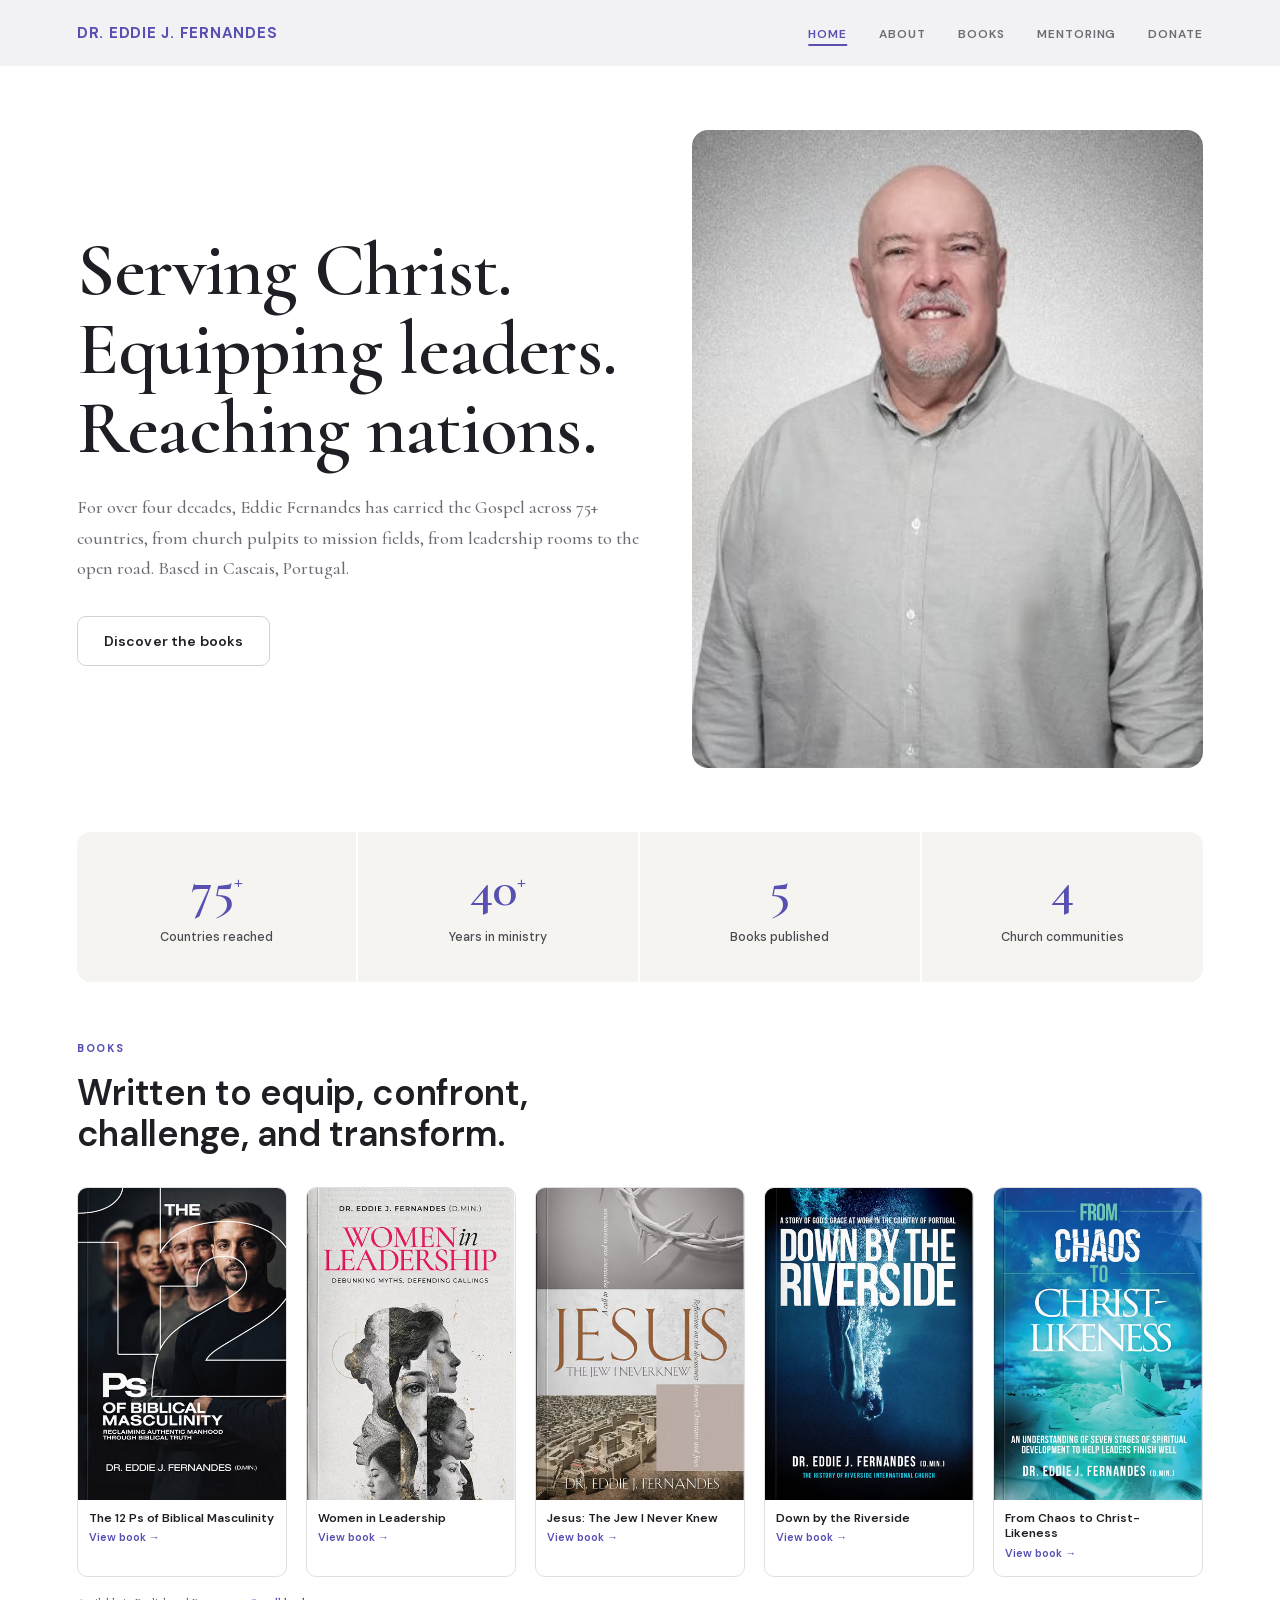
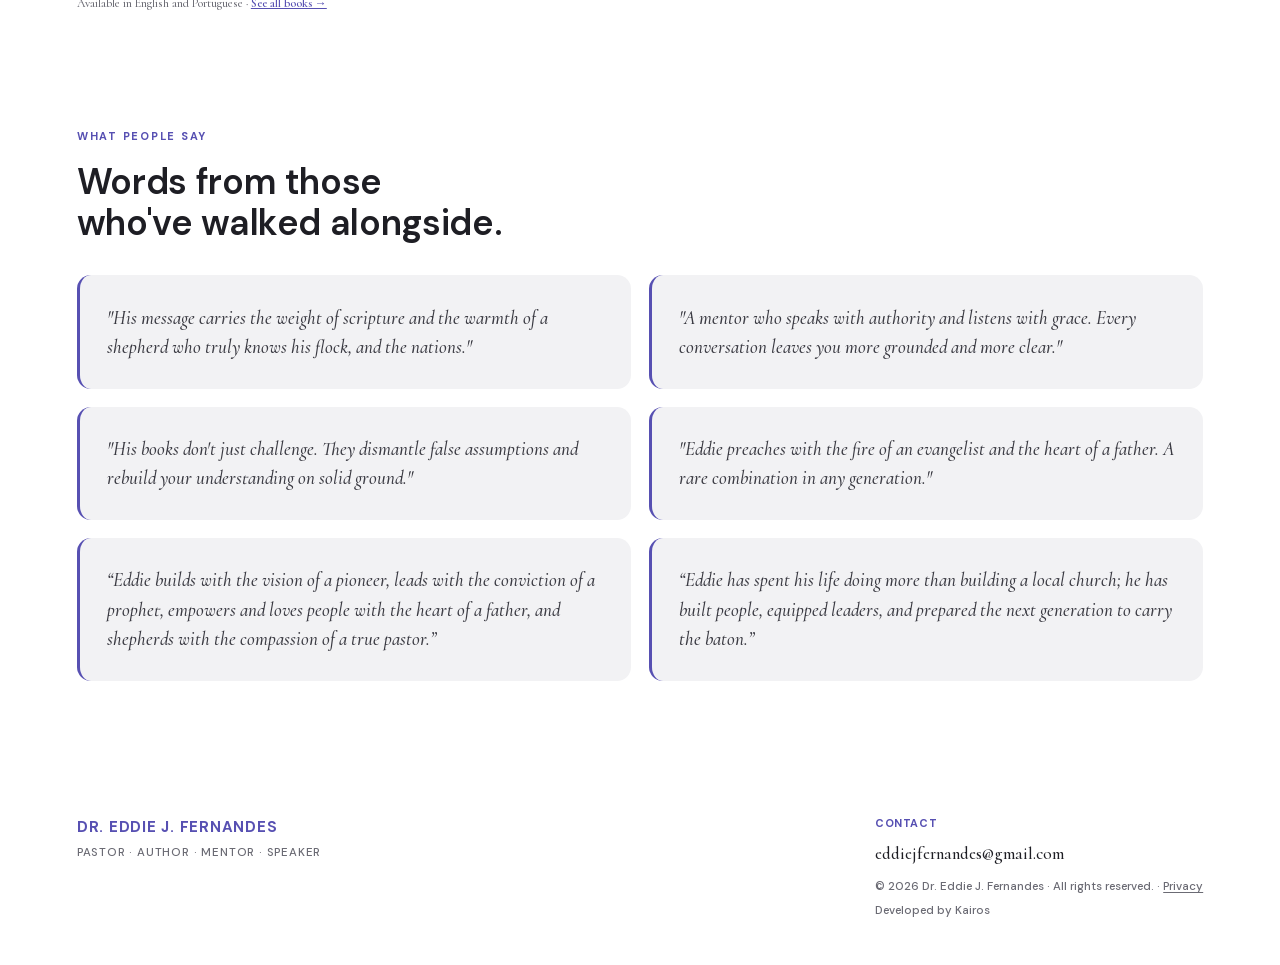
<file: index.html>
<!DOCTYPE html>
<html lang="en">
<head>
<meta charset="UTF-8">
<meta name="viewport" content="width=device-width, initial-scale=1.0">
<title>Dr. Eddie J. Fernandes | Pastor, Author, Mentor & Speaker</title>
<meta name="description" content="Pastor, author, mentor and speaker based in Cascais, Portugal. Four decades of global ministry across 75+ countries.">
<link rel="canonical" href="https://dreddiefernandes.com/">
<meta name="theme-color" content="#5750B2">
<meta property="og:site_name" content="Dr. Eddie J. Fernandes">
<meta property="og:type" content="website">
<meta property="og:title" content="Dr. Eddie J. Fernandes | Pastor, Author, Mentor &amp; Speaker">
<meta property="og:description" content="Pastor, author, mentor and speaker based in Cascais, Portugal. Four decades of global ministry across 75+ countries.">
<meta property="og:url" content="https://dreddiefernandes.com/">
<meta property="og:image" content="https://dreddiefernandes.com/assets/img/og-image.jpg">
<meta property="og:image:width" content="1200">
<meta property="og:image:height" content="630">
<meta property="og:image:alt" content="Dr. Eddie J. Fernandes, pastor, author, mentor and speaker in Cascais, Portugal">
<meta name="twitter:card" content="summary_large_image">
<link rel="preload" as="image" href="assets/img/eddie.avif" type="image/avif" fetchpriority="high">
<link rel="icon" type="image/svg+xml" href="assets/favicon.svg">
<link rel="icon" type="image/png" sizes="32x32" href="assets/img/favicon-32.png">
<link rel="apple-touch-icon" href="assets/img/apple-touch-icon.png">
<link rel="stylesheet" href="assets/fonts.css?v=20261027">
<link rel="stylesheet" href="assets/style.css?v=20261027">
<script type="application/ld+json">
{
  "@context": "https://schema.org",
  "@graph": [
    {
      "@type": "Person",
      "@id": "https://dreddiefernandes.com/#person",
      "name": "Eddie J. Fernandes",
      "honorificPrefix": "Dr.",
      "jobTitle": "Pastor, author, mentor and speaker",
      "url": "https://dreddiefernandes.com/",
      "image": "https://dreddiefernandes.com/assets/img/eddie.jpg",
      "email": "mailto:eddiejfernandes@gmail.com",
      "address": {
        "@type": "PostalAddress",
        "addressLocality": "Cascais",
        "addressCountry": "PT"
      },
      "knowsLanguage": [
        "en",
        "pt"
      ],
      "worksFor": {
        "@id": "https://dreddiefernandes.com/#riverside"
      },
      "affiliation": {
        "@id": "https://dreddiefernandes.com/#riverside"
      },
      "sameAs": [
        "https://www.amazon.com/stores/author/B08LBLNF3N"
      ]
    },
    {
      "@type": "Organization",
      "@id": "https://dreddiefernandes.com/#riverside",
      "name": "Riverside International Church",
      "url": "https://riversidecascais.com"
    },
    {
      "@type": "WebSite",
      "@id": "https://dreddiefernandes.com/#website",
      "url": "https://dreddiefernandes.com/",
      "name": "Dr. Eddie J. Fernandes",
      "inLanguage": "en",
      "publisher": {
        "@id": "https://dreddiefernandes.com/#person"
      },
      "about": {
        "@id": "https://dreddiefernandes.com/#person"
      }
    }
  ]
}
</script>
</head>
<body>
<div class="site">
  <a class="skip-link" href="#main">Skip to content</a>
  <nav aria-label="Main">
    <a class="nav-name" href="/">Dr. Eddie J. Fernandes</a>
    <button class="nav-toggle" type="button" aria-label="Open menu" aria-expanded="false" aria-controls="nav-links"><span></span><span></span><span></span></button>
    <ul class="nav-links" id="nav-links">
      <li><a href="/" class="active" aria-current="page">Home</a></li>
      <li><a href="about.html">About</a></li>
      <li><a href="books.html">Books</a></li>
      <li><a href="mentoring.html">Mentoring</a></li>
      <li><a href="donate.html">Donate</a></li>
    </ul>
  </nav>

  <main id="main">

  <!-- HERO -->
  <section class="hero">
    <div>
      <h1>Serving Christ.<br>Equipping leaders.<br>Reaching nations.</h1>
      <p class="hero-sub">For over four decades, Eddie Fernandes has carried the Gospel across 75+ countries, from church pulpits to mission fields, from leadership rooms to the open road. Based in Cascais, Portugal.</p>
      <div class="btns">
        <a class="btn-outline" href="books.html">Discover the books</a>
      </div>
    </div>
    <div class="hero-img"><picture><source type="image/avif" srcset="assets/img/eddie.avif"><source type="image/webp" srcset="assets/img/eddie.webp"><img src="assets/img/eddie.jpg" width="400" height="500" fetchpriority="high" alt="Dr. Eddie J. Fernandes"></picture></div>
  </section>

  <!-- STATS -->
  <div class="stats">
    <div class="stat"><span class="stat-num">75<sup>+</sup></span><span class="stat-label">Countries reached</span></div>
    <div class="stat"><span class="stat-num">40<sup>+</sup></span><span class="stat-label">Years in ministry</span></div>
    <div class="stat"><span class="stat-num">5</span><span class="stat-label">Books published</span></div>
    <div class="stat"><span class="stat-num">4</span><span class="stat-label">Church communities</span></div>
  </div>

  <!-- BOOKS PREVIEW -->
  <section class="section">
    <span class="section-tag">Books</span>
    <h2>Written to equip, confront,<br>challenge, and transform.</h2>
    <div class="books-grid">
      <a class="book-card" href="book-12ps.html">
        <div class="book-cover"><picture><source type="image/avif" srcset="assets/img/12ps-400.avif 400w, assets/img/12ps-700.avif 700w" sizes="(max-width:560px) 45vw, (max-width:1024px) 30vw, (max-width:1555px) 18vw, 280px"><source type="image/webp" srcset="assets/img/12ps-400.webp 400w, assets/img/12ps-700.webp 700w" sizes="(max-width:560px) 45vw, (max-width:1024px) 30vw, (max-width:1555px) 18vw, 280px"><img src="assets/img/12ps-400.jpg" width="400" height="621" loading="lazy" decoding="async" alt=""></picture></div>
        <div class="book-info"><div class="book-title">The 12 Ps of Biblical Masculinity</div><div class="book-buy">View book →</div></div>
      </a>
      <a class="book-card" href="book-women.html">
        <div class="book-cover"><picture><source type="image/avif" srcset="assets/img/women-400.avif 400w, assets/img/women-700.avif 700w" sizes="(max-width:560px) 45vw, (max-width:1024px) 30vw, (max-width:1555px) 18vw, 280px"><source type="image/webp" srcset="assets/img/women-400.webp 400w, assets/img/women-700.webp 700w" sizes="(max-width:560px) 45vw, (max-width:1024px) 30vw, (max-width:1555px) 18vw, 280px"><img src="assets/img/women-400.jpg" width="400" height="615" loading="lazy" decoding="async" alt=""></picture></div>
        <div class="book-info"><div class="book-title">Women in Leadership</div><div class="book-buy">View book →</div></div>
      </a>
      <a class="book-card" href="book-jesus.html">
        <div class="book-cover"><picture><source type="image/avif" srcset="assets/img/jesus-400.avif 400w, assets/img/jesus-700.avif 700w" sizes="(max-width:560px) 45vw, (max-width:1024px) 30vw, (max-width:1555px) 18vw, 280px"><source type="image/webp" srcset="assets/img/jesus-400.webp 400w, assets/img/jesus-700.webp 700w" sizes="(max-width:560px) 45vw, (max-width:1024px) 30vw, (max-width:1555px) 18vw, 280px"><img src="assets/img/jesus-400.jpg" width="400" height="618" loading="lazy" decoding="async" alt=""></picture></div>
        <div class="book-info"><div class="book-title">Jesus: The Jew I Never Knew</div><div class="book-buy">View book →</div></div>
      </a>
      <a class="book-card" href="book-down.html">
        <div class="book-cover"><picture><source type="image/avif" srcset="assets/img/down-400.avif 400w, assets/img/down-700.avif 700w" sizes="(max-width:560px) 45vw, (max-width:1024px) 30vw, (max-width:1555px) 18vw, 280px"><source type="image/webp" srcset="assets/img/down-400.webp 400w, assets/img/down-700.webp 700w" sizes="(max-width:560px) 45vw, (max-width:1024px) 30vw, (max-width:1555px) 18vw, 280px"><img src="assets/img/down-400.jpg" width="400" height="618" loading="lazy" decoding="async" alt=""></picture></div>
        <div class="book-info"><div class="book-title">Down by the Riverside</div><div class="book-buy">View book →</div></div>
      </a>
      <a class="book-card" href="book-chaos.html">
        <div class="book-cover"><picture><source type="image/avif" srcset="assets/img/chaos-400.avif 400w, assets/img/chaos-700.avif 700w" sizes="(max-width:560px) 45vw, (max-width:1024px) 30vw, (max-width:1555px) 18vw, 280px"><source type="image/webp" srcset="assets/img/chaos-400.webp 400w, assets/img/chaos-700.webp 700w" sizes="(max-width:560px) 45vw, (max-width:1024px) 30vw, (max-width:1555px) 18vw, 280px"><img src="assets/img/chaos-400.jpg" width="400" height="619" loading="lazy" decoding="async" alt=""></picture></div>
        <div class="book-info"><div class="book-title">From Chaos to Christ-Likeness</div><div class="book-buy">View book →</div></div>
      </a>
    </div>
    <p style="margin-top:1rem;font-size:12px">Available in English and Portuguese · <a href="books.html" style="color:var(--pulse);font-weight:600">See all books →</a></p>
  </section>

  <!-- TESTIMONIALS -->
  <section class="section">
    <span class="section-tag">What people say</span>
    <h2>Words from those<br>who've walked alongside.</h2>
    <div class="test-grid">
      <div class="test-card"><blockquote>"His message carries the weight of scripture and the warmth of a shepherd who truly knows his flock, and the nations."</blockquote></div>
      <div class="test-card"><blockquote>"A mentor who speaks with authority and listens with grace. Every conversation leaves you more grounded and more clear."</blockquote></div>
      <div class="test-card"><blockquote>"His books don't just challenge. They dismantle false assumptions and rebuild your understanding on solid ground."</blockquote></div>
      <div class="test-card"><blockquote>"Eddie preaches with the fire of an evangelist and the heart of a father. A rare combination in any generation."</blockquote></div>
      <div class="test-card"><blockquote>“Eddie builds with the vision of a pioneer, leads with the conviction of a prophet, empowers and loves people with the heart of a father, and shepherds with the compassion of a true pastor.”</blockquote></div>
      <div class="test-card"><blockquote>“Eddie has spent his life doing more than building a local church; he has built people, equipped leaders, and prepared the next generation to carry the baton.”</blockquote></div>
    </div>
  </section>

  </main>

  <footer>
    <div>
      <div class="footer-name">Dr. Eddie J. Fernandes</div>
      <div class="footer-role">Pastor · Author · Mentor · Speaker</div>
      <!-- socials hidden until accounts are ready -->
    </div>
    <div>
      <div class="footer-contact-label">Contact</div>
      <div class="footer-email"><a href="mailto:eddiejfernandes@gmail.com">eddiejfernandes@gmail.com</a></div>
      <div class="footer-copy">© 2026 Dr. Eddie J. Fernandes · All rights reserved. · <a href="privacy.html">Privacy</a></div>
      <div class="footer-creative">Developed by <a href="https://kairos-sell.vercel.app/" target="_blank" rel="noopener">Kairos</a></div>
    </div>
  </footer>
</div>
<script src="assets/app.js?v=20261027"></script>
</body>
</html>
</file>
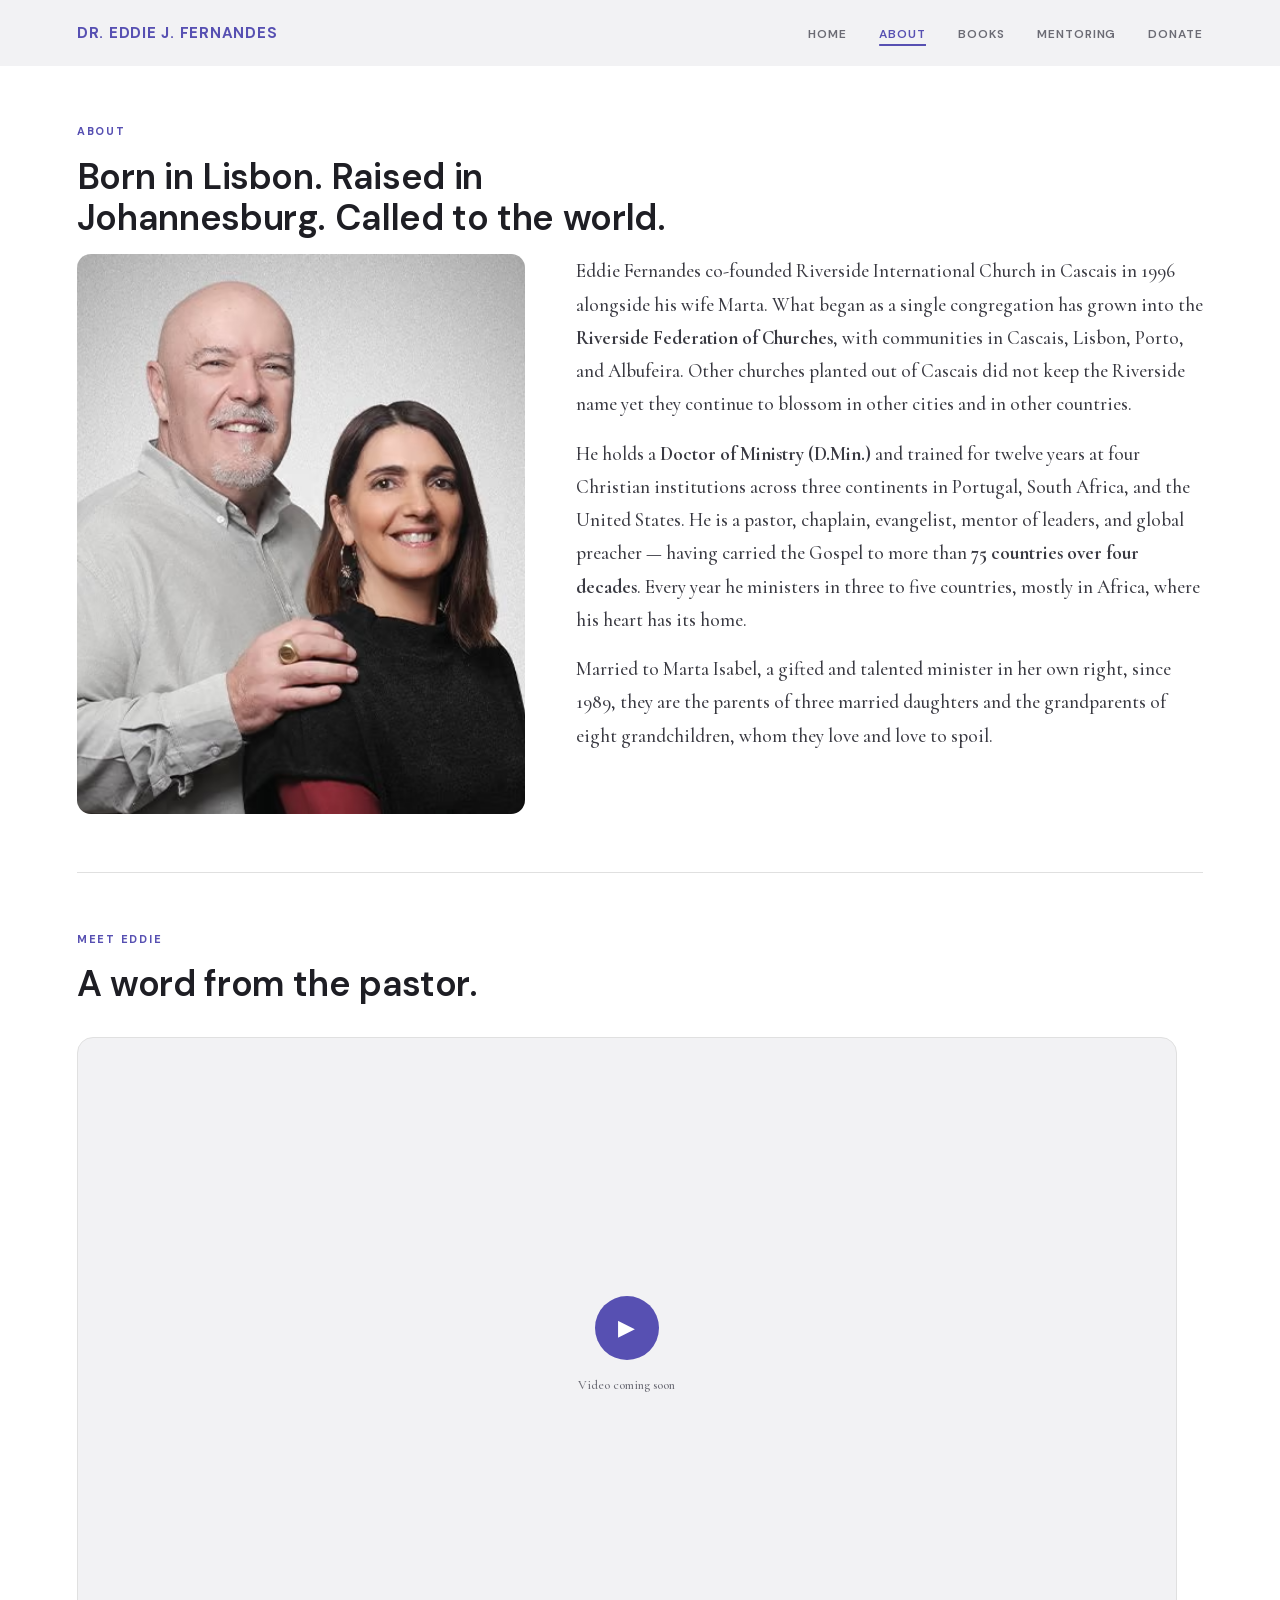
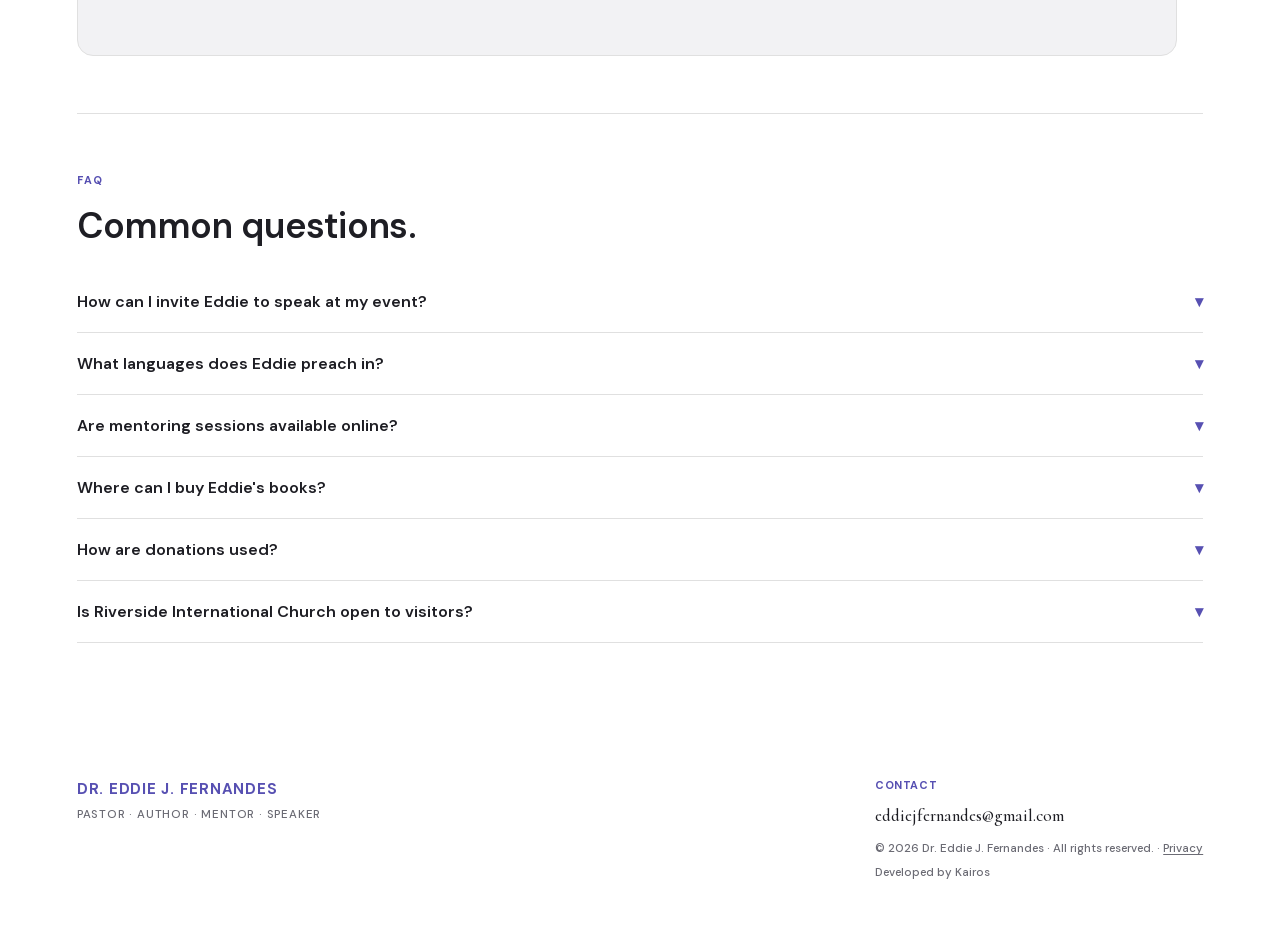
<file: about.html>
<!DOCTYPE html>
<html lang="en">
<head>
<meta charset="UTF-8">
<meta name="viewport" content="width=device-width, initial-scale=1.0">
<title>About | Dr. Eddie J. Fernandes</title>
<meta name="description" content="Born in Lisbon, raised in Johannesburg, called to the world. The story of Dr. Eddie J. Fernandes and Riverside International Church.">
<link rel="canonical" href="https://dreddiefernandes.com/about.html">
<meta name="theme-color" content="#5750B2">
<meta property="og:site_name" content="Dr. Eddie J. Fernandes">
<meta property="og:type" content="website">
<meta property="og:title" content="About | Dr. Eddie J. Fernandes">
<meta property="og:description" content="Born in Lisbon, raised in Johannesburg, called to the world. The story of Dr. Eddie J. Fernandes and Riverside International Church.">
<meta property="og:url" content="https://dreddiefernandes.com/about.html">
<meta property="og:image" content="https://dreddiefernandes.com/assets/img/og-image.jpg">
<meta property="og:image:width" content="1200">
<meta property="og:image:height" content="630">
<meta property="og:image:alt" content="Dr. Eddie J. Fernandes, pastor, author, mentor and speaker in Cascais, Portugal">
<meta name="twitter:card" content="summary_large_image">
<link rel="icon" type="image/svg+xml" href="assets/favicon.svg">
<link rel="icon" type="image/png" sizes="32x32" href="assets/img/favicon-32.png">
<link rel="apple-touch-icon" href="assets/img/apple-touch-icon.png">
<link rel="stylesheet" href="assets/fonts.css?v=20261027">
<link rel="stylesheet" href="assets/style.css?v=20261027">
</head>
<body>
<div class="site">
  <a class="skip-link" href="#main">Skip to content</a>
  <nav aria-label="Main">
    <a class="nav-name" href="/">Dr. Eddie J. Fernandes</a>
    <button class="nav-toggle" type="button" aria-label="Open menu" aria-expanded="false" aria-controls="nav-links"><span></span><span></span><span></span></button>
    <ul class="nav-links" id="nav-links">
      <li><a href="/">Home</a></li>
      <li><a href="about.html" class="active" aria-current="page">About</a></li>
      <li><a href="books.html">Books</a></li>
      <li><a href="mentoring.html">Mentoring</a></li>
      <li><a href="donate.html">Donate</a></li>
    </ul>
  </nav>

  <main id="main">

  <!-- ABOUT -->
  <section class="section">
    <span class="section-tag">About</span>
    <h1>Born in Lisbon. Raised in<br>Johannesburg. Called to the world.</h1>
    <div class="about-grid">
      <div class="about-img"><picture><source type="image/avif" srcset="assets/img/eddie-marta.avif"><source type="image/webp" srcset="assets/img/eddie-marta.webp"><img src="assets/img/eddie-marta.jpg" width="400" height="500" alt="Eddie and Marta Fernandes"></picture></div>
      <div>
        <p style="margin-bottom:1rem">Eddie Fernandes co-founded Riverside International Church in Cascais in 1996 alongside his wife Marta. What began as a single congregation has grown into the <strong>Riverside Federation of Churches</strong>, with communities in Cascais, Lisbon, Porto, and Albufeira. Other churches planted out of Cascais did not keep the Riverside name yet they continue to blossom in other cities and in other countries.</p>
        <p style="margin-bottom:1rem">He holds a <strong>Doctor of Ministry (D.Min.)</strong> and trained for twelve years at four Christian institutions across three continents in Portugal, South Africa, and the United States. He is a pastor, chaplain, evangelist, mentor of leaders, and global preacher — having carried the Gospel to more than <strong>75 countries over four decades</strong>. Every year he ministers in three to five countries, mostly in Africa, where his heart has its home.</p>
        <p style="margin-bottom:1rem">Married to Marta Isabel, a gifted and talented minister in her own right, since 1989, they are the parents of three married daughters and the grandparents of eight grandchildren, whom they love and love to spoil.</p>
      </div>
    </div>
  </section>

  <div class="divider"></div>

  <!-- VIDEO -->
  <section class="section">
    <span class="section-tag">Meet Eddie</span>
    <h2>A word from the pastor.</h2>
    <div class="video-box">
      <div class="video-placeholder">
        <div class="play" aria-hidden="true">▶</div>
        <p style="font-size:13px;color:var(--core-3)">Video coming soon</p>
      </div>
    </div>
  </section>

  <div class="divider"></div>

  <!-- FAQ -->
  <section class="section">
    <span class="section-tag">FAQ</span>
    <h2>Common questions.</h2>
    <div style="margin-top:1.5rem">
      <div class="faq-item"><button class="faq-q" type="button" aria-expanded="false" aria-controls="faq-a1">How can I invite Eddie to speak at my event? <span class="faq-arrow" aria-hidden="true">▾</span></button><div class="faq-a" id="faq-a1">Eddie will accept invitations once he passes on the pastoral baton. Until then, his schedule is fully booked. After March 2028, he will gladly accept new invitations.</div></div>
      <div class="faq-item"><button class="faq-q" type="button" aria-expanded="false" aria-controls="faq-a2">What languages does Eddie preach in? <span class="faq-arrow" aria-hidden="true">▾</span></button><div class="faq-a" id="faq-a2">Eddie is fully fluent in English and Portuguese and can preach or teach in both languages.</div></div>
      <div class="faq-item"><button class="faq-q" type="button" aria-expanded="false" aria-controls="faq-a3">Are mentoring sessions available online? <span class="faq-arrow" aria-hidden="true">▾</span></button><div class="faq-a" id="faq-a3">Not at the present time. Sessions will become available once he completes his succession process.</div></div>
      <div class="faq-item"><button class="faq-q" type="button" aria-expanded="false" aria-controls="faq-a4">Where can I buy Eddie's books? <span class="faq-arrow" aria-hidden="true">▾</span></button><div class="faq-a" id="faq-a4">Each title is available on Amazon or Clube de Autores. See the individual book pages for direct purchase links.</div></div>
      <div class="faq-item"><button class="faq-q" type="button" aria-expanded="false" aria-controls="faq-a5">How are donations used? <span class="faq-arrow" aria-hidden="true">▾</span></button><div class="faq-a" id="faq-a5">Donations support Eddie's global preaching and teaching ministry, mission trips, church planting, and the production of new books and resources.</div></div>
      <div class="faq-item"><button class="faq-q" type="button" aria-expanded="false" aria-controls="faq-a6">Is Riverside International Church open to visitors? <span class="faq-arrow" aria-hidden="true">▾</span></button><div class="faq-a" id="faq-a6">Yes! Riverside International Church in Cascais welcomes visitors. Services are held in English and Portuguese. Contact us for service times and location.</div></div>
    </div>
  </section>

  </main>

  <footer>
    <div>
      <div class="footer-name">Dr. Eddie J. Fernandes</div>
      <div class="footer-role">Pastor · Author · Mentor · Speaker</div>
      <!-- socials hidden until accounts are ready -->
    </div>
    <div>
      <div class="footer-contact-label">Contact</div>
      <div class="footer-email"><a href="mailto:eddiejfernandes@gmail.com">eddiejfernandes@gmail.com</a></div>
      <div class="footer-copy">© 2026 Dr. Eddie J. Fernandes · All rights reserved. · <a href="privacy.html">Privacy</a></div>
      <div class="footer-creative">Developed by <a href="https://kairos-sell.vercel.app/" target="_blank" rel="noopener">Kairos</a></div>
    </div>
  </footer>
</div>
<script src="assets/app.js?v=20261027"></script>
</body>
</html>
</file>
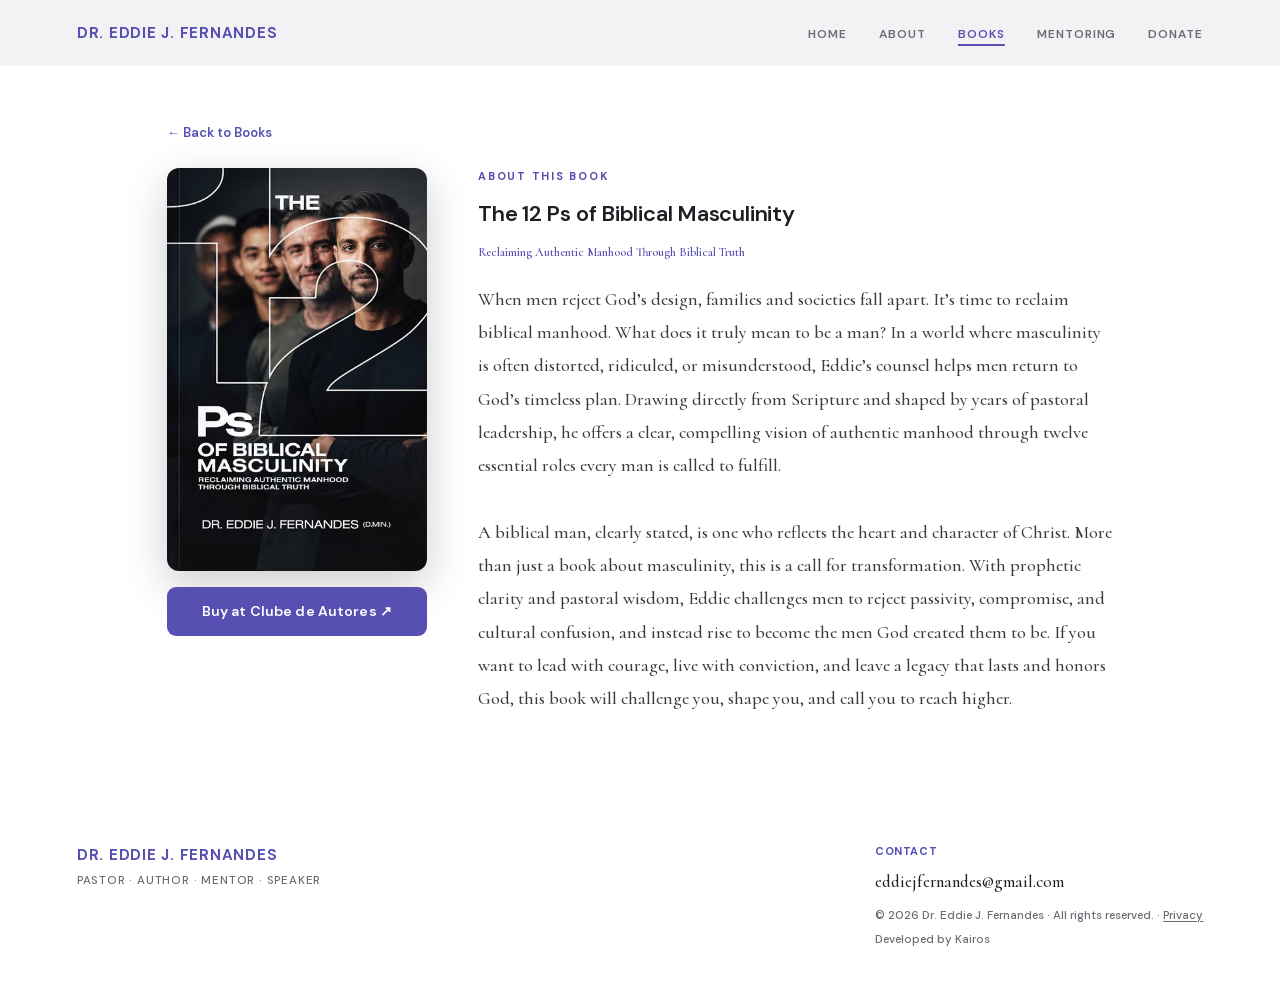
<file: book-12ps.html>
<!DOCTYPE html>
<html lang="en">
<head>
<meta charset="UTF-8">
<meta name="viewport" content="width=device-width, initial-scale=1.0">
<title>The 12 Ps of Biblical Masculinity | Dr. Eddie J. Fernandes</title>
<meta name="description" content="The 12 Ps of Biblical Masculinity: Reclaiming Authentic Manhood Through Biblical Truth. By Dr. Eddie J. Fernandes.">
<link rel="canonical" href="https://dreddiefernandes.com/book-12ps.html">
<meta name="theme-color" content="#5750B2">
<meta property="og:site_name" content="Dr. Eddie J. Fernandes">
<meta property="og:type" content="book">
<meta property="og:title" content="The 12 Ps of Biblical Masculinity | Dr. Eddie J. Fernandes">
<meta property="og:description" content="The 12 Ps of Biblical Masculinity: Reclaiming Authentic Manhood Through Biblical Truth. By Dr. Eddie J. Fernandes.">
<meta property="og:url" content="https://dreddiefernandes.com/book-12ps.html">
<meta property="og:image" content="https://dreddiefernandes.com/assets/img/12ps.jpg">
<meta property="og:image:width" content="700">
<meta property="og:image:height" content="1087">
<meta property="og:image:alt" content="Cover of The 12 Ps of Biblical Masculinity">
<meta name="twitter:card" content="summary">
<link rel="icon" type="image/svg+xml" href="assets/favicon.svg">
<link rel="icon" type="image/png" sizes="32x32" href="assets/img/favicon-32.png">
<link rel="apple-touch-icon" href="assets/img/apple-touch-icon.png">
<link rel="stylesheet" href="assets/fonts.css?v=20261027">
<link rel="stylesheet" href="assets/style.css?v=20261027">
<script type="application/ld+json">
{
  "@context": "https://schema.org",
  "@type": "Book",
  "@id": "https://dreddiefernandes.com/book-12ps.html#book",
  "name": "The 12 Ps of Biblical Masculinity",
  "alternativeHeadline": "Reclaiming Authentic Manhood Through Biblical Truth",
  "author": {
    "@type": "Person",
    "@id": "https://dreddiefernandes.com/#person",
    "name": "Eddie J. Fernandes",
    "honorificPrefix": "Dr.",
    "url": "https://dreddiefernandes.com/"
  },
  "image": "https://dreddiefernandes.com/assets/img/12ps.jpg",
  "url": "https://dreddiefernandes.com/book-12ps.html",
  "inLanguage": "en",
  "isbn": "9789893398425",
  "sameAs": "https://clubedeautores.pt/livro/the-12-ps-of-biblical-masculinity"
}
</script>
</head>
<body>
<div class="site">
  <a class="skip-link" href="#main">Skip to content</a>
  <nav aria-label="Main">
    <a class="nav-name" href="/">Dr. Eddie J. Fernandes</a>
    <button class="nav-toggle" type="button" aria-label="Open menu" aria-expanded="false" aria-controls="nav-links"><span></span><span></span><span></span></button>
    <ul class="nav-links" id="nav-links">
      <li><a href="/">Home</a></li>
      <li><a href="about.html">About</a></li>
      <li><a href="books.html" class="active" aria-current="page">Books</a></li>
      <li><a href="mentoring.html">Mentoring</a></li>
      <li><a href="donate.html">Donate</a></li>
    </ul>
  </nav>

  <main id="main">

  <div class="book-detail">
    <a class="back-btn" href="books.html">← Back to Books</a>
    <div class="book-detail-grid">
      <div>
        <div class="book-detail-cover"><picture><source type="image/avif" srcset="assets/img/12ps-400.avif 400w, assets/img/12ps-700.avif 700w" sizes="(max-width:760px) 220px, 260px"><source type="image/webp" srcset="assets/img/12ps-400.webp 400w, assets/img/12ps-700.webp 700w" sizes="(max-width:760px) 220px, 260px"><img src="assets/img/12ps.jpg" width="700" height="1087" alt="Cover of The 12 Ps of Biblical Masculinity"></picture></div>
        <div style="margin-top:1rem;text-align:center">
          <a class="btn-primary" href="https://clubedeautores.pt/livro/the-12-ps-of-biblical-masculinity" target="_blank" rel="noopener" style="display:block;text-align:center">Buy at Clube de Autores ↗<span class="sr-only"> (opens in a new tab)</span></a>
        </div>
      </div>
      <div>
        <span class="section-tag">About this book</span>
        <h1 style="font-size:22px">The 12 Ps of Biblical Masculinity</h1>
        <p style="font-size:12px;color:var(--pulse);font-weight:600;margin-bottom:1.25rem">Reclaiming Authentic Manhood Through Biblical Truth</p>
        <p class="concept-text">When men reject God’s design, families and societies fall apart. It’s time to reclaim biblical manhood. What does it truly mean to be a man? In a world where masculinity is often distorted, ridiculed, or misunderstood, Eddie’s counsel helps men return to God’s timeless plan. Drawing directly from Scripture and shaped by years of pastoral leadership, he offers a clear, compelling vision of authentic manhood through twelve essential roles every man is called to fulfill.

A biblical man, clearly stated, is one who reflects the heart and character of Christ. More than just a book about masculinity, this is a call for transformation. With prophetic clarity and pastoral wisdom, Eddie challenges men to reject passivity, compromise, and cultural confusion, and instead rise to become the men God created them to be. If you want to lead with courage, live with conviction, and leave a legacy that lasts and honors God, this book will challenge you, shape you, and call you to reach higher.</p>
      </div>
    </div>
  </div>

  </main>

  <footer>
    <div>
      <div class="footer-name">Dr. Eddie J. Fernandes</div>
      <div class="footer-role">Pastor · Author · Mentor · Speaker</div>
      <!-- socials hidden until accounts are ready -->
    </div>
    <div>
      <div class="footer-contact-label">Contact</div>
      <div class="footer-email"><a href="mailto:eddiejfernandes@gmail.com">eddiejfernandes@gmail.com</a></div>
      <div class="footer-copy">© 2026 Dr. Eddie J. Fernandes · All rights reserved. · <a href="privacy.html">Privacy</a></div>
      <div class="footer-creative">Developed by <a href="https://kairos-sell.vercel.app/" target="_blank" rel="noopener">Kairos</a></div>
    </div>
  </footer>
</div>
<script src="assets/app.js?v=20261027"></script>
</body>
</html>
</file>
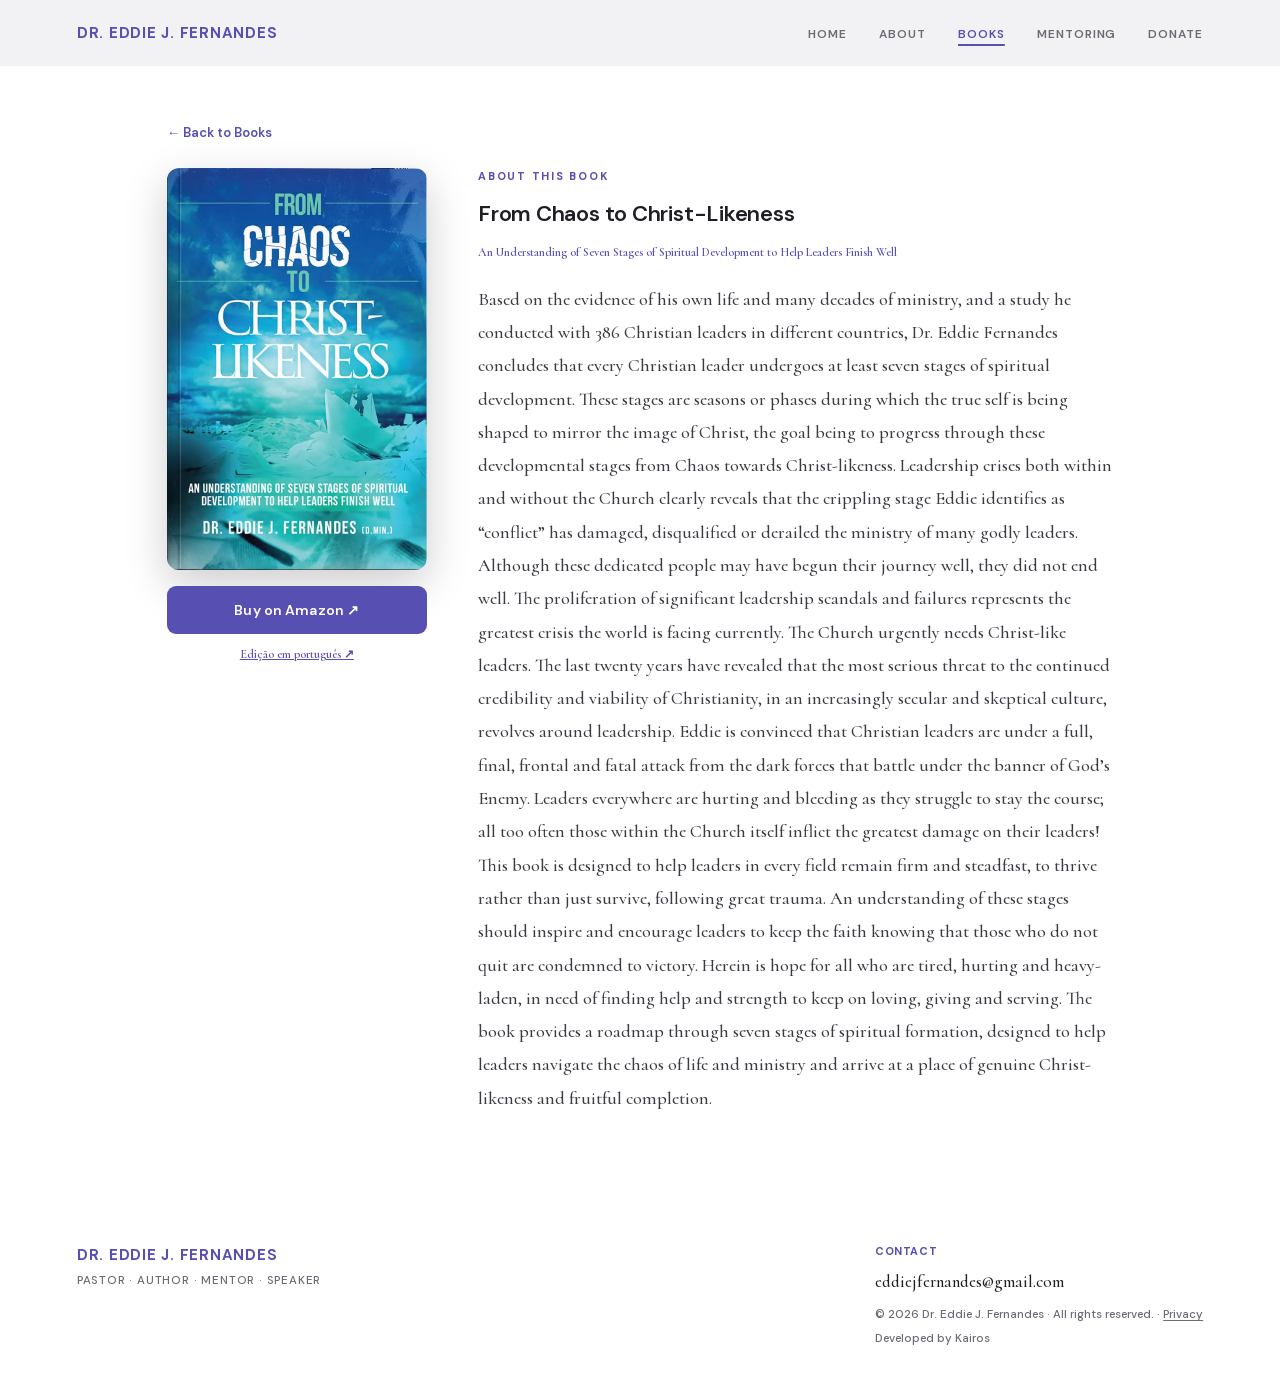
<file: book-chaos.html>
<!DOCTYPE html>
<html lang="en">
<head>
<meta charset="UTF-8">
<meta name="viewport" content="width=device-width, initial-scale=1.0">
<title>From Chaos to Christ-Likeness | Dr. Eddie J. Fernandes</title>
<meta name="description" content="From Chaos to Christ-Likeness: An Understanding of Seven Stages of Spiritual Development to Help Leaders Finish Well. By Dr. Eddie J. Fernandes.">
<link rel="canonical" href="https://dreddiefernandes.com/book-chaos.html">
<meta name="theme-color" content="#5750B2">
<meta property="og:site_name" content="Dr. Eddie J. Fernandes">
<meta property="og:type" content="book">
<meta property="og:title" content="From Chaos to Christ-Likeness | Dr. Eddie J. Fernandes">
<meta property="og:description" content="From Chaos to Christ-Likeness: An Understanding of Seven Stages of Spiritual Development to Help Leaders Finish Well. By Dr. Eddie J. Fernandes.">
<meta property="og:url" content="https://dreddiefernandes.com/book-chaos.html">
<meta property="og:image" content="https://dreddiefernandes.com/assets/img/chaos.jpg">
<meta property="og:image:width" content="700">
<meta property="og:image:height" content="1083">
<meta property="og:image:alt" content="Cover of From Chaos to Christ-Likeness">
<meta name="twitter:card" content="summary">
<link rel="icon" type="image/svg+xml" href="assets/favicon.svg">
<link rel="icon" type="image/png" sizes="32x32" href="assets/img/favicon-32.png">
<link rel="apple-touch-icon" href="assets/img/apple-touch-icon.png">
<link rel="stylesheet" href="assets/fonts.css?v=20261027">
<link rel="stylesheet" href="assets/style.css?v=20261027">
<script type="application/ld+json">
{
  "@context": "https://schema.org",
  "@type": "Book",
  "@id": "https://dreddiefernandes.com/book-chaos.html#book",
  "name": "From Chaos to Christ-Likeness",
  "alternativeHeadline": "An Understanding of Seven Stages of Spiritual Development to Help Leaders Finish Well",
  "author": {
    "@type": "Person",
    "@id": "https://dreddiefernandes.com/#person",
    "name": "Eddie J. Fernandes",
    "honorificPrefix": "Dr.",
    "url": "https://dreddiefernandes.com/"
  },
  "image": "https://dreddiefernandes.com/assets/img/chaos.jpg",
  "url": "https://dreddiefernandes.com/book-chaos.html",
  "inLanguage": "en",
  "isbn": "9798744866471",
  "sameAs": "https://www.amazon.com/Chaos-Christ-Likeness-Dr-Eddie-Fernandes/dp/B093RV4WYX"
}
</script>
</head>
<body>
<div class="site">
  <a class="skip-link" href="#main">Skip to content</a>
  <nav aria-label="Main">
    <a class="nav-name" href="/">Dr. Eddie J. Fernandes</a>
    <button class="nav-toggle" type="button" aria-label="Open menu" aria-expanded="false" aria-controls="nav-links"><span></span><span></span><span></span></button>
    <ul class="nav-links" id="nav-links">
      <li><a href="/">Home</a></li>
      <li><a href="about.html">About</a></li>
      <li><a href="books.html" class="active" aria-current="page">Books</a></li>
      <li><a href="mentoring.html">Mentoring</a></li>
      <li><a href="donate.html">Donate</a></li>
    </ul>
  </nav>

  <main id="main">

  <div class="book-detail">
    <a class="back-btn" href="books.html">← Back to Books</a>
    <div class="book-detail-grid">
      <div>
        <div class="book-detail-cover"><picture><source type="image/avif" srcset="assets/img/chaos-400.avif 400w, assets/img/chaos-700.avif 700w" sizes="(max-width:760px) 220px, 260px"><source type="image/webp" srcset="assets/img/chaos-400.webp 400w, assets/img/chaos-700.webp 700w" sizes="(max-width:760px) 220px, 260px"><img src="assets/img/chaos.jpg" width="700" height="1083" alt="Cover of From Chaos to Christ-Likeness"></picture></div>
        <div style="margin-top:1rem;text-align:center">
          <a class="btn-primary" href="https://www.amazon.com/Chaos-Christ-Likeness-Dr-Eddie-Fernandes/dp/B093RV4WYX" target="_blank" rel="noopener" style="display:block;text-align:center">Buy on Amazon ↗<span class="sr-only"> (opens in a new tab)</span></a>
          <p style="font-size:12px;margin-top:10px;text-align:center"><a href="https://www.amazon.com/dp/B093RS7GDC" target="_blank" rel="noopener" lang="pt" style="color:var(--pulse);font-weight:600">Edição em português ↗<span class="sr-only"> (opens in a new tab)</span></a></p>
        </div>
      </div>
      <div>
        <span class="section-tag">About this book</span>
        <h1 style="font-size:22px">From Chaos to Christ-Likeness</h1>
        <p style="font-size:12px;color:var(--pulse);font-weight:600;margin-bottom:1.25rem">An Understanding of Seven Stages of Spiritual Development to Help Leaders Finish Well</p>
        <p class="concept-text">Based on the evidence of his own life and many decades of ministry, and a study he conducted with 386 Christian leaders in different countries, Dr. Eddie Fernandes concludes that every Christian leader undergoes at least seven stages of spiritual development. These stages are seasons or phases during which the true self is being shaped to mirror the image of Christ, the goal being to progress through these developmental stages from Chaos towards Christ-likeness. Leadership crises both within and without the Church clearly reveals that the crippling stage Eddie identifies as “conflict” has damaged, disqualified or derailed the ministry of many godly leaders. Although these dedicated people may have begun their journey well, they did not end well. The proliferation of significant leadership scandals and failures represents the greatest crisis the world is facing currently. The Church urgently needs Christ-like leaders. The last twenty years have revealed that the most serious threat to the continued credibility and viability of Christianity, in an increasingly secular and skeptical culture, revolves around leadership. Eddie is convinced that Christian leaders are under a full, final, frontal and fatal attack from the dark forces that battle under the banner of God’s Enemy. Leaders everywhere are hurting and bleeding as they struggle to stay the course; all too often those within the Church itself inflict the greatest damage on their leaders! This book is designed to help leaders in every field remain firm and steadfast, to thrive rather than just survive, following great trauma. An understanding of these stages should inspire and encourage leaders to keep the faith knowing that those who do not quit are condemned to victory. Herein is hope for all who are tired, hurting and heavy-laden, in need of finding help and strength to keep on loving, giving and serving. The book provides a roadmap through seven stages of spiritual formation, designed to help leaders navigate the chaos of life and ministry and arrive at a place of genuine Christ-likeness and fruitful completion.</p>
      </div>
    </div>
  </div>

  </main>

  <footer>
    <div>
      <div class="footer-name">Dr. Eddie J. Fernandes</div>
      <div class="footer-role">Pastor · Author · Mentor · Speaker</div>
      <!-- socials hidden until accounts are ready -->
    </div>
    <div>
      <div class="footer-contact-label">Contact</div>
      <div class="footer-email"><a href="mailto:eddiejfernandes@gmail.com">eddiejfernandes@gmail.com</a></div>
      <div class="footer-copy">© 2026 Dr. Eddie J. Fernandes · All rights reserved. · <a href="privacy.html">Privacy</a></div>
      <div class="footer-creative">Developed by <a href="https://kairos-sell.vercel.app/" target="_blank" rel="noopener">Kairos</a></div>
    </div>
  </footer>
</div>
<script src="assets/app.js?v=20261027"></script>
</body>
</html>
</file>
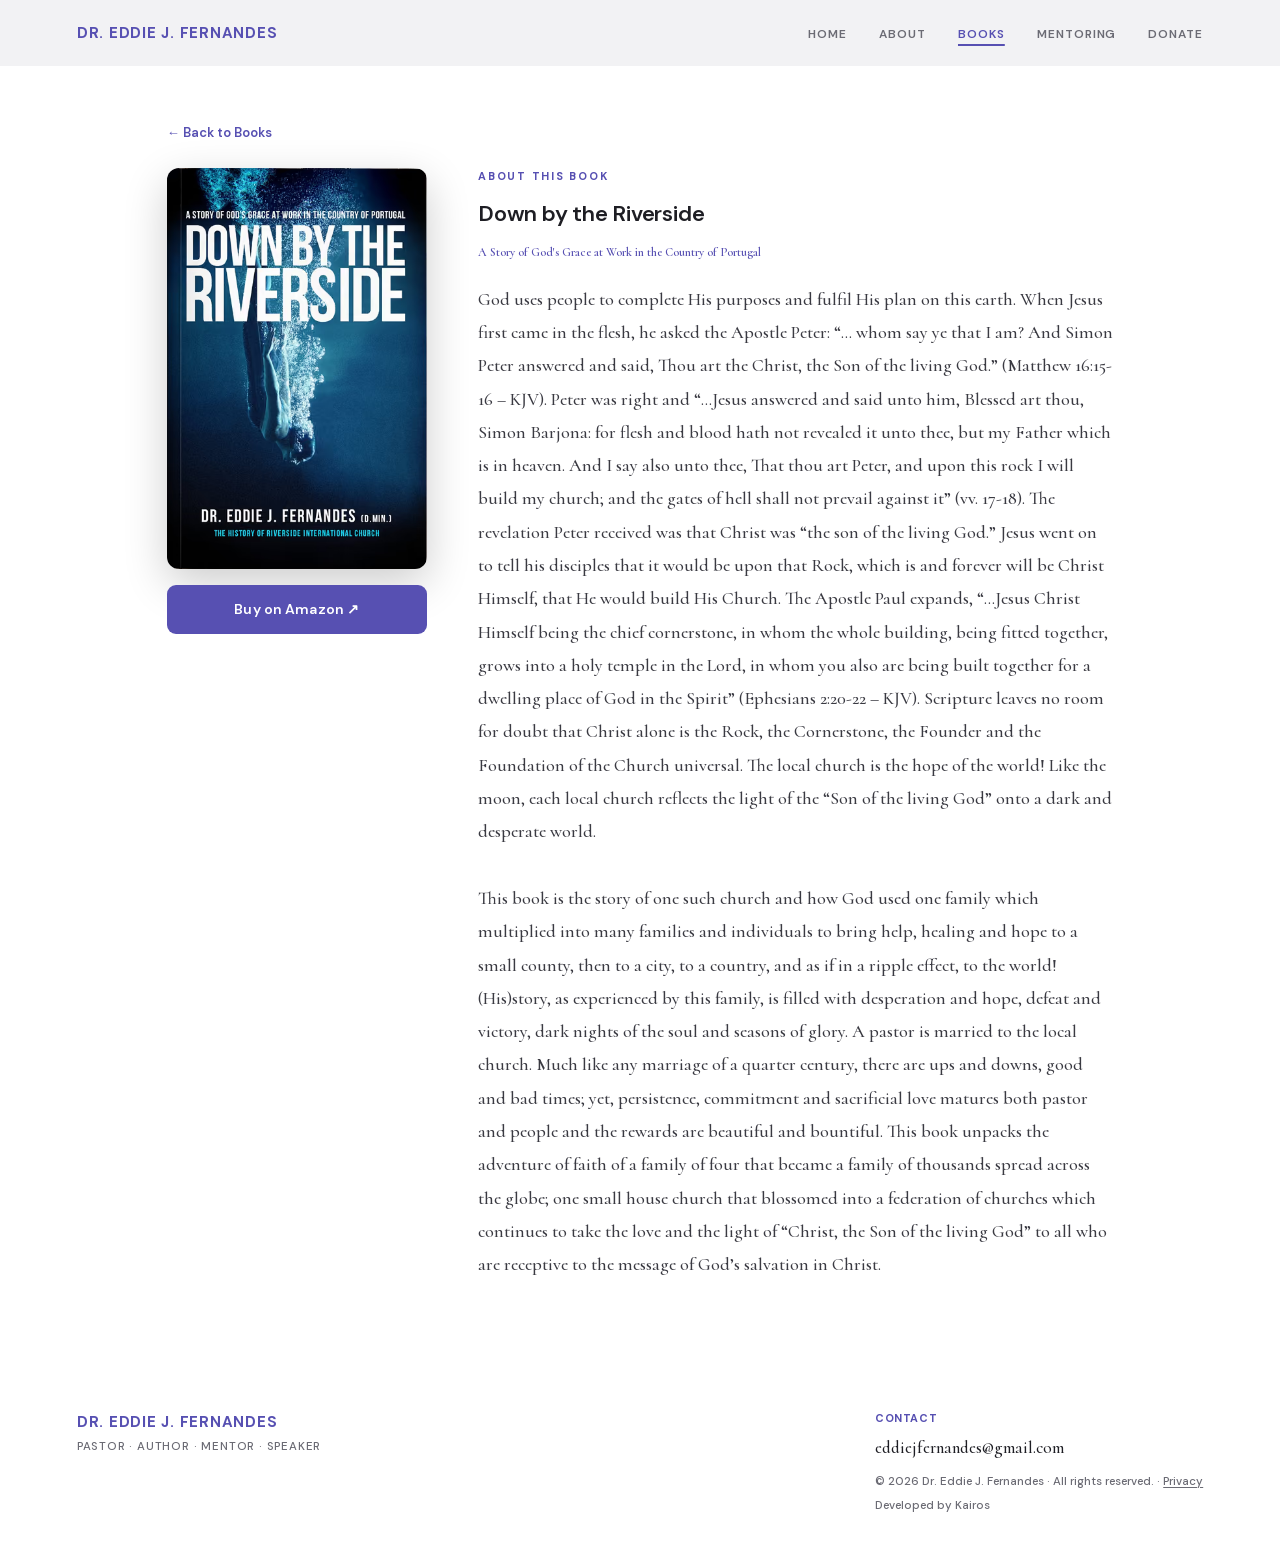
<file: book-down.html>
<!DOCTYPE html>
<html lang="en">
<head>
<meta charset="UTF-8">
<meta name="viewport" content="width=device-width, initial-scale=1.0">
<title>Down by the Riverside | Dr. Eddie J. Fernandes</title>
<meta name="description" content="Down by the Riverside: A Story of God's Grace at Work in the Country of Portugal. By Dr. Eddie J. Fernandes.">
<link rel="canonical" href="https://dreddiefernandes.com/book-down.html">
<meta name="theme-color" content="#5750B2">
<meta property="og:site_name" content="Dr. Eddie J. Fernandes">
<meta property="og:type" content="book">
<meta property="og:title" content="Down by the Riverside | Dr. Eddie J. Fernandes">
<meta property="og:description" content="Down by the Riverside: A Story of God's Grace at Work in the Country of Portugal. By Dr. Eddie J. Fernandes.">
<meta property="og:url" content="https://dreddiefernandes.com/book-down.html">
<meta property="og:image" content="https://dreddiefernandes.com/assets/img/down.jpg">
<meta property="og:image:width" content="700">
<meta property="og:image:height" content="1082">
<meta property="og:image:alt" content="Cover of Down by the Riverside">
<meta name="twitter:card" content="summary">
<link rel="icon" type="image/svg+xml" href="assets/favicon.svg">
<link rel="icon" type="image/png" sizes="32x32" href="assets/img/favicon-32.png">
<link rel="apple-touch-icon" href="assets/img/apple-touch-icon.png">
<link rel="stylesheet" href="assets/fonts.css?v=20261027">
<link rel="stylesheet" href="assets/style.css?v=20261027">
<script type="application/ld+json">
{
  "@context": "https://schema.org",
  "@type": "Book",
  "@id": "https://dreddiefernandes.com/book-down.html#book",
  "name": "Down by the Riverside",
  "alternativeHeadline": "A Story of God's Grace at Work in the Country of Portugal",
  "author": {
    "@type": "Person",
    "@id": "https://dreddiefernandes.com/#person",
    "name": "Eddie J. Fernandes",
    "honorificPrefix": "Dr.",
    "url": "https://dreddiefernandes.com/"
  },
  "image": "https://dreddiefernandes.com/assets/img/down.jpg",
  "url": "https://dreddiefernandes.com/book-down.html",
  "inLanguage": "en",
  "isbn": "9798518640672",
  "sameAs": "https://www.amazon.com/DOWN-RIVERSIDE-STORY-COUNTRY-PORTUGAL/dp/B096WV3DZ9"
}
</script>
</head>
<body>
<div class="site">
  <a class="skip-link" href="#main">Skip to content</a>
  <nav aria-label="Main">
    <a class="nav-name" href="/">Dr. Eddie J. Fernandes</a>
    <button class="nav-toggle" type="button" aria-label="Open menu" aria-expanded="false" aria-controls="nav-links"><span></span><span></span><span></span></button>
    <ul class="nav-links" id="nav-links">
      <li><a href="/">Home</a></li>
      <li><a href="about.html">About</a></li>
      <li><a href="books.html" class="active" aria-current="page">Books</a></li>
      <li><a href="mentoring.html">Mentoring</a></li>
      <li><a href="donate.html">Donate</a></li>
    </ul>
  </nav>

  <main id="main">

  <div class="book-detail">
    <a class="back-btn" href="books.html">← Back to Books</a>
    <div class="book-detail-grid">
      <div>
        <div class="book-detail-cover"><picture><source type="image/avif" srcset="assets/img/down-400.avif 400w, assets/img/down-700.avif 700w" sizes="(max-width:760px) 220px, 260px"><source type="image/webp" srcset="assets/img/down-400.webp 400w, assets/img/down-700.webp 700w" sizes="(max-width:760px) 220px, 260px"><img src="assets/img/down.jpg" width="700" height="1082" alt="Cover of Down by the Riverside"></picture></div>
        <div style="margin-top:1rem;text-align:center">
          <a class="btn-primary" href="https://www.amazon.com/DOWN-RIVERSIDE-STORY-COUNTRY-PORTUGAL/dp/B096WV3DZ9" target="_blank" rel="noopener" style="display:block;text-align:center">Buy on Amazon ↗<span class="sr-only"> (opens in a new tab)</span></a>
        </div>
      </div>
      <div>
        <span class="section-tag">About this book</span>
        <h1 style="font-size:22px">Down by the Riverside</h1>
        <p style="font-size:12px;color:var(--pulse);font-weight:600;margin-bottom:1.25rem">A Story of God's Grace at Work in the Country of Portugal</p>
        <p class="concept-text">God uses people to complete His purposes and fulfil His plan on this earth. When Jesus first came in the flesh, he asked the Apostle Peter: “… whom say ye that I am? And Simon Peter answered and said, Thou art the Christ, the Son of the living God.” (Matthew 16:15-16 – KJV). Peter was right and “…Jesus answered and said unto him, Blessed art thou, Simon Barjona: for flesh and blood hath not revealed it unto thee, but my Father which is in heaven. And I say also unto thee, That thou art Peter, and upon this rock I will build my church; and the gates of hell shall not prevail against it” (vv. 17-18). The revelation Peter received was that Christ was “the son of the living God.” Jesus went on to tell his disciples that it would be upon that Rock, which is and forever will be Christ Himself, that He would build His Church. The Apostle Paul expands, “…Jesus Christ Himself being the chief cornerstone, in whom the whole building, being fitted together, grows into a holy temple in the Lord, in whom you also are being built together for a dwelling place of God in the Spirit” (Ephesians 2:20-22 – KJV). Scripture leaves no room for doubt that Christ alone is the Rock, the Cornerstone, the Founder and the Foundation of the Church universal. The local church is the hope of the world! Like the moon, each local church reflects the light of the “Son of the living God” onto a dark and desperate world.

This book is the story of one such church and how God used one family which multiplied into many families and individuals to bring help, healing and hope to a small county, then to a city, to a country, and as if in a ripple effect, to the world! (His)story, as experienced by this family, is filled with desperation and hope, defeat and victory, dark nights of the soul and seasons of glory. A pastor is married to the local church. Much like any marriage of a quarter century, there are ups and downs, good and bad times; yet, persistence, commitment and sacrificial love matures both pastor and people and the rewards are beautiful and bountiful. This book unpacks the adventure of faith of a family of four that became a family of thousands spread across the globe; one small house church that blossomed into a federation of churches which continues to take the love and the light of “Christ, the Son of the living God” to all who are receptive to the message of God’s salvation in Christ.</p>
      </div>
    </div>
  </div>

  </main>

  <footer>
    <div>
      <div class="footer-name">Dr. Eddie J. Fernandes</div>
      <div class="footer-role">Pastor · Author · Mentor · Speaker</div>
      <!-- socials hidden until accounts are ready -->
    </div>
    <div>
      <div class="footer-contact-label">Contact</div>
      <div class="footer-email"><a href="mailto:eddiejfernandes@gmail.com">eddiejfernandes@gmail.com</a></div>
      <div class="footer-copy">© 2026 Dr. Eddie J. Fernandes · All rights reserved. · <a href="privacy.html">Privacy</a></div>
      <div class="footer-creative">Developed by <a href="https://kairos-sell.vercel.app/" target="_blank" rel="noopener">Kairos</a></div>
    </div>
  </footer>
</div>
<script src="assets/app.js?v=20261027"></script>
</body>
</html>
</file>
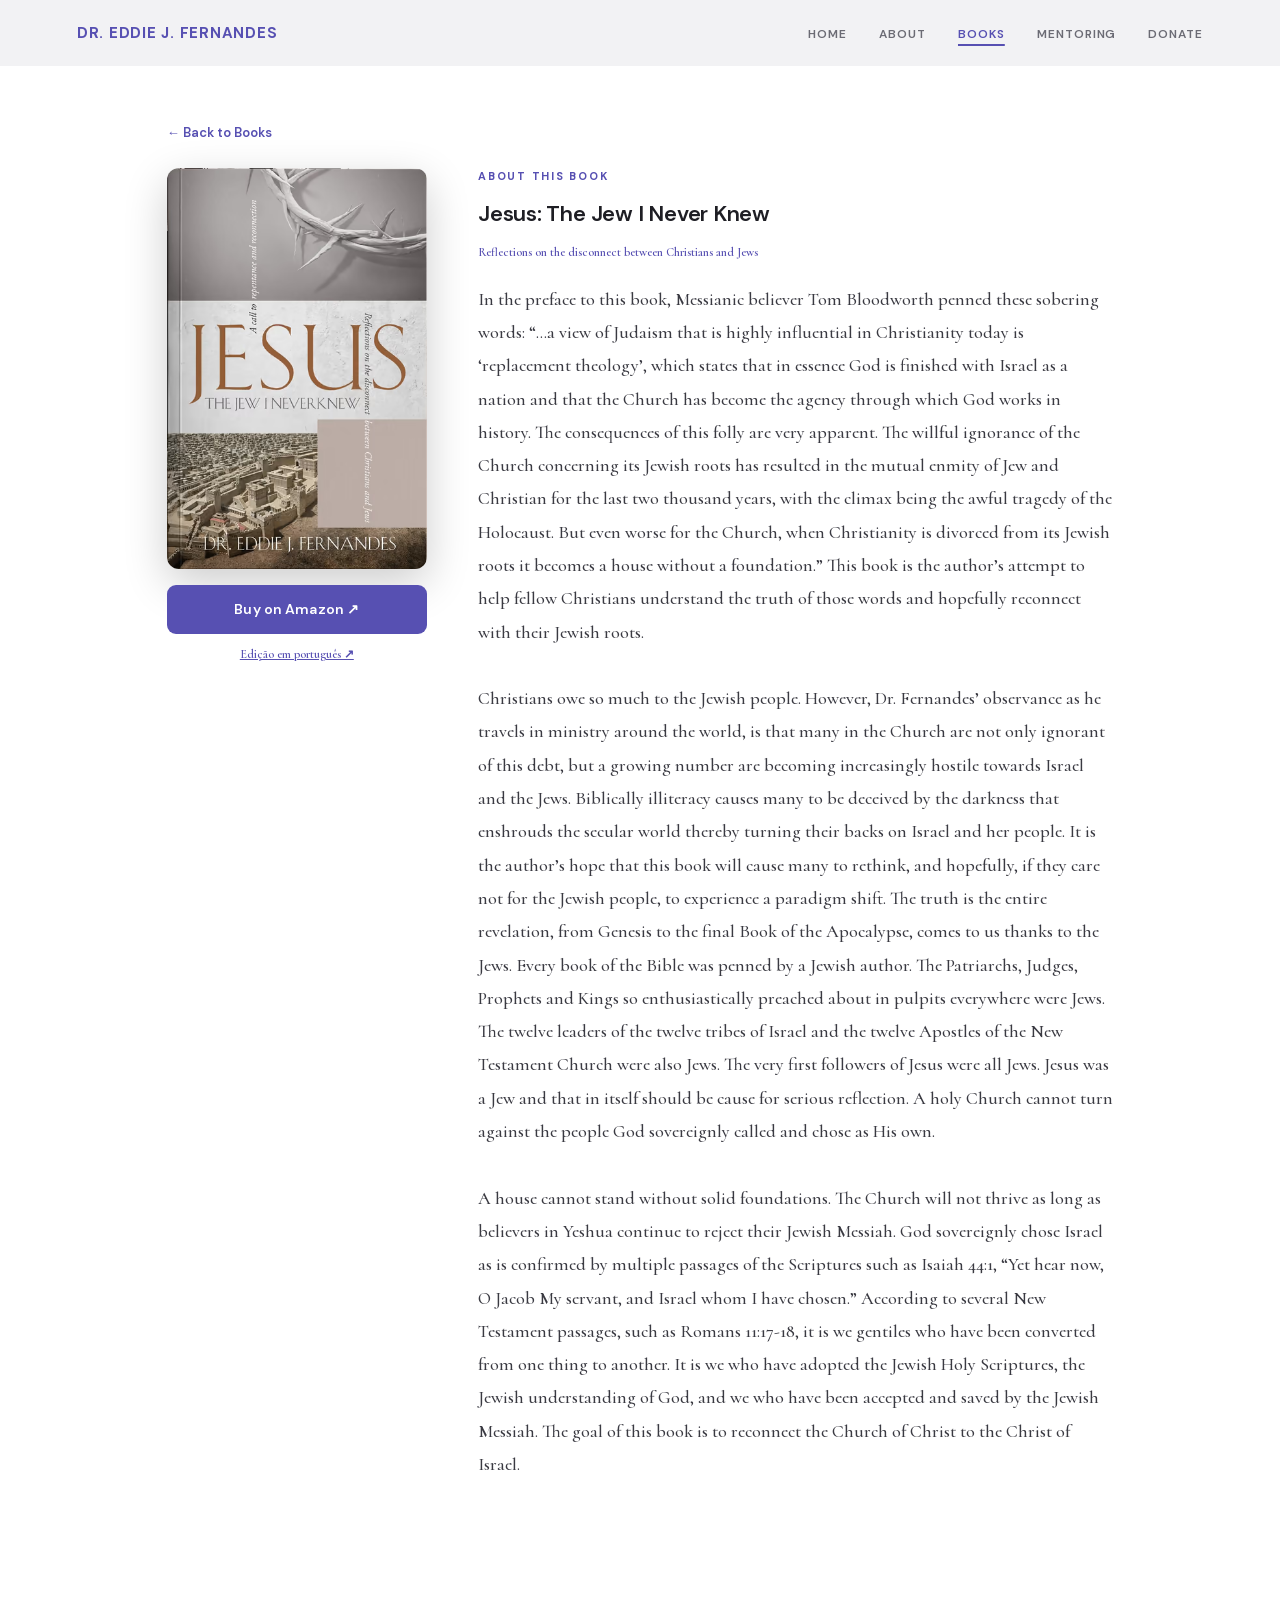
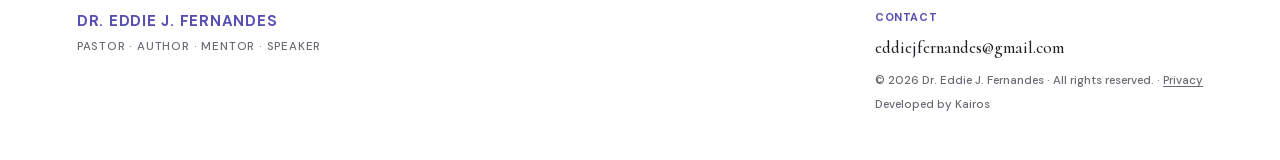
<file: book-jesus.html>
<!DOCTYPE html>
<html lang="en">
<head>
<meta charset="UTF-8">
<meta name="viewport" content="width=device-width, initial-scale=1.0">
<title>Jesus: The Jew I Never Knew | Dr. Eddie J. Fernandes</title>
<meta name="description" content="Jesus: The Jew I Never Knew. Reflections on the disconnect between Christians and Jews. By Dr. Eddie J. Fernandes.">
<link rel="canonical" href="https://dreddiefernandes.com/book-jesus.html">
<meta name="theme-color" content="#5750B2">
<meta property="og:site_name" content="Dr. Eddie J. Fernandes">
<meta property="og:type" content="book">
<meta property="og:title" content="Jesus: The Jew I Never Knew | Dr. Eddie J. Fernandes">
<meta property="og:description" content="Jesus: The Jew I Never Knew. Reflections on the disconnect between Christians and Jews. By Dr. Eddie J. Fernandes.">
<meta property="og:url" content="https://dreddiefernandes.com/book-jesus.html">
<meta property="og:image" content="https://dreddiefernandes.com/assets/img/jesus.jpg">
<meta property="og:image:width" content="700">
<meta property="og:image:height" content="1081">
<meta property="og:image:alt" content="Cover of Jesus: The Jew I Never Knew">
<meta name="twitter:card" content="summary">
<link rel="icon" type="image/svg+xml" href="assets/favicon.svg">
<link rel="icon" type="image/png" sizes="32x32" href="assets/img/favicon-32.png">
<link rel="apple-touch-icon" href="assets/img/apple-touch-icon.png">
<link rel="stylesheet" href="assets/fonts.css?v=20261027">
<link rel="stylesheet" href="assets/style.css?v=20261027">
<script type="application/ld+json">
{
  "@context": "https://schema.org",
  "@type": "Book",
  "@id": "https://dreddiefernandes.com/book-jesus.html#book",
  "name": "Jesus: The Jew I Never Knew",
  "alternativeHeadline": "Reflections on the disconnect between Christians and Jews",
  "author": {
    "@type": "Person",
    "@id": "https://dreddiefernandes.com/#person",
    "name": "Eddie J. Fernandes",
    "honorificPrefix": "Dr.",
    "url": "https://dreddiefernandes.com/"
  },
  "image": "https://dreddiefernandes.com/assets/img/jesus.jpg",
  "url": "https://dreddiefernandes.com/book-jesus.html",
  "inLanguage": "en",
  "isbn": "9798695370263",
  "sameAs": "https://www.amazon.com/JESUS-JEW-NEVER-KNEW-Reflections-ebook/dp/B08X7FD6KC"
}
</script>
</head>
<body>
<div class="site">
  <a class="skip-link" href="#main">Skip to content</a>
  <nav aria-label="Main">
    <a class="nav-name" href="/">Dr. Eddie J. Fernandes</a>
    <button class="nav-toggle" type="button" aria-label="Open menu" aria-expanded="false" aria-controls="nav-links"><span></span><span></span><span></span></button>
    <ul class="nav-links" id="nav-links">
      <li><a href="/">Home</a></li>
      <li><a href="about.html">About</a></li>
      <li><a href="books.html" class="active" aria-current="page">Books</a></li>
      <li><a href="mentoring.html">Mentoring</a></li>
      <li><a href="donate.html">Donate</a></li>
    </ul>
  </nav>

  <main id="main">

  <div class="book-detail">
    <a class="back-btn" href="books.html">← Back to Books</a>
    <div class="book-detail-grid">
      <div>
        <div class="book-detail-cover"><picture><source type="image/avif" srcset="assets/img/jesus-400.avif 400w, assets/img/jesus-700.avif 700w" sizes="(max-width:760px) 220px, 260px"><source type="image/webp" srcset="assets/img/jesus-400.webp 400w, assets/img/jesus-700.webp 700w" sizes="(max-width:760px) 220px, 260px"><img src="assets/img/jesus.jpg" width="700" height="1081" alt="Cover of Jesus: The Jew I Never Knew"></picture></div>
        <div style="margin-top:1rem;text-align:center">
          <a class="btn-primary" href="https://www.amazon.com/JESUS-JEW-NEVER-KNEW-Reflections-ebook/dp/B08X7FD6KC" target="_blank" rel="noopener" style="display:block;text-align:center">Buy on Amazon ↗<span class="sr-only"> (opens in a new tab)</span></a>
          <p style="font-size:12px;margin-top:10px;text-align:center"><a href="https://www.amazon.com/dp/B09JJ5KFXM" target="_blank" rel="noopener" lang="pt" style="color:var(--pulse);font-weight:600">Edição em português ↗<span class="sr-only"> (opens in a new tab)</span></a></p>
        </div>
      </div>
      <div>
        <span class="section-tag">About this book</span>
        <h1 style="font-size:22px">Jesus: The Jew I Never Knew</h1>
        <p style="font-size:12px;color:var(--pulse);font-weight:600;margin-bottom:1.25rem">Reflections on the disconnect between Christians and Jews</p>
        <p class="concept-text">In the preface to this book, Messianic believer Tom Bloodworth penned these sobering words: “…a view of Judaism that is highly influential in Christianity today is ‘replacement theology’, which states that in essence God is finished with Israel as a nation and that the Church has become the agency through which God works in history. The consequences of this folly are very apparent. The willful ignorance of the Church concerning its Jewish roots has resulted in the mutual enmity of Jew and Christian for the last two thousand years, with the climax being the awful tragedy of the Holocaust. But even worse for the Church, when Christianity is divorced from its Jewish roots it becomes a house without a foundation.” This book is the author’s attempt to help fellow Christians understand the truth of those words and hopefully reconnect with their Jewish roots.

Christians owe so much to the Jewish people. However, Dr. Fernandes’ observance as he travels in ministry around the world, is that many in the Church are not only ignorant of this debt, but a growing number are becoming increasingly hostile towards Israel and the Jews. Biblically illiteracy causes many to be deceived by the darkness that enshrouds the secular world thereby turning their backs on Israel and her people. It is the author’s hope that this book will cause many to rethink, and hopefully, if they care not for the Jewish people, to experience a paradigm shift. The truth is the entire revelation, from Genesis to the final Book of the Apocalypse, comes to us thanks to the Jews. Every book of the Bible was penned by a Jewish author. The Patriarchs, Judges, Prophets and Kings so enthusiastically preached about in pulpits everywhere were Jews. The twelve leaders of the twelve tribes of Israel and the twelve Apostles of the New Testament Church were also Jews. The very first followers of Jesus were all Jews. Jesus was a Jew and that in itself should be cause for serious reflection. A holy Church cannot turn against the people God sovereignly called and chose as His own.

A house cannot stand without solid foundations. The Church will not thrive as long as believers in Yeshua continue to reject their Jewish Messiah. God sovereignly chose Israel as is confirmed by multiple passages of the Scriptures such as Isaiah 44:1, “Yet hear now, O Jacob My servant, and Israel whom I have chosen.” According to several New Testament passages, such as Romans 11:17-18, it is we gentiles who have been converted from one thing to another. It is we who have adopted the Jewish Holy Scriptures, the Jewish understanding of God, and we who have been accepted and saved by the Jewish Messiah. The goal of this book is to reconnect the Church of Christ to the Christ of Israel.</p>
      </div>
    </div>
  </div>

  </main>

  <footer>
    <div>
      <div class="footer-name">Dr. Eddie J. Fernandes</div>
      <div class="footer-role">Pastor · Author · Mentor · Speaker</div>
      <!-- socials hidden until accounts are ready -->
    </div>
    <div>
      <div class="footer-contact-label">Contact</div>
      <div class="footer-email"><a href="mailto:eddiejfernandes@gmail.com">eddiejfernandes@gmail.com</a></div>
      <div class="footer-copy">© 2026 Dr. Eddie J. Fernandes · All rights reserved. · <a href="privacy.html">Privacy</a></div>
      <div class="footer-creative">Developed by <a href="https://kairos-sell.vercel.app/" target="_blank" rel="noopener">Kairos</a></div>
    </div>
  </footer>
</div>
<script src="assets/app.js?v=20261027"></script>
</body>
</html>
</file>
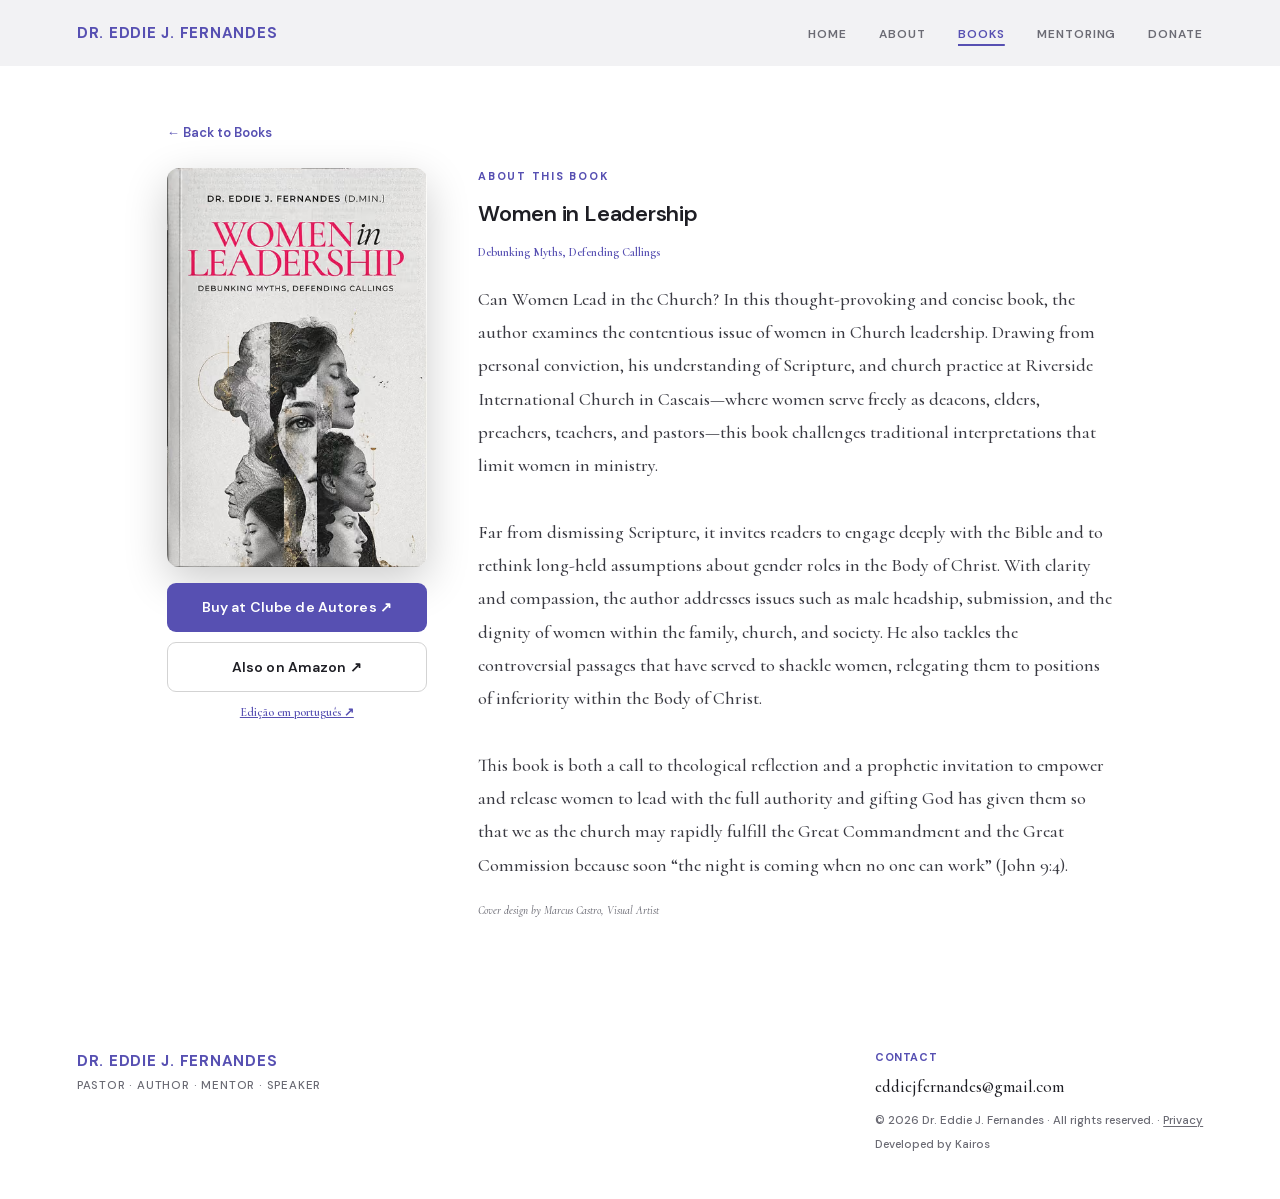
<file: book-women.html>
<!DOCTYPE html>
<html lang="en">
<head>
<meta charset="UTF-8">
<meta name="viewport" content="width=device-width, initial-scale=1.0">
<title>Women in Leadership | Dr. Eddie J. Fernandes</title>
<meta name="description" content="Women in Leadership: Debunking Myths, Defending Callings. By Dr. Eddie J. Fernandes.">
<link rel="canonical" href="https://dreddiefernandes.com/book-women.html">
<meta name="theme-color" content="#5750B2">
<meta property="og:site_name" content="Dr. Eddie J. Fernandes">
<meta property="og:type" content="book">
<meta property="og:title" content="Women in Leadership | Dr. Eddie J. Fernandes">
<meta property="og:description" content="Women in Leadership: Debunking Myths, Defending Callings. By Dr. Eddie J. Fernandes.">
<meta property="og:url" content="https://dreddiefernandes.com/book-women.html">
<meta property="og:image" content="https://dreddiefernandes.com/assets/img/women.jpg">
<meta property="og:image:width" content="700">
<meta property="og:image:height" content="1077">
<meta property="og:image:alt" content="Cover of Women in Leadership">
<meta name="twitter:card" content="summary">
<link rel="icon" type="image/svg+xml" href="assets/favicon.svg">
<link rel="icon" type="image/png" sizes="32x32" href="assets/img/favicon-32.png">
<link rel="apple-touch-icon" href="assets/img/apple-touch-icon.png">
<link rel="stylesheet" href="assets/fonts.css?v=20261027">
<link rel="stylesheet" href="assets/style.css?v=20261027">
<script type="application/ld+json">
{
  "@context": "https://schema.org",
  "@type": "Book",
  "@id": "https://dreddiefernandes.com/book-women.html#book",
  "name": "Women in Leadership",
  "alternativeHeadline": "Debunking Myths, Defending Callings",
  "author": {
    "@type": "Person",
    "@id": "https://dreddiefernandes.com/#person",
    "name": "Eddie J. Fernandes",
    "honorificPrefix": "Dr.",
    "url": "https://dreddiefernandes.com/"
  },
  "image": "https://dreddiefernandes.com/assets/img/women.jpg",
  "url": "https://dreddiefernandes.com/book-women.html",
  "inLanguage": "en",
  "isbn": "9789893398432",
  "sameAs": "https://clubedeautores.pt/livro/women-in-leadership"
}
</script>
</head>
<body>
<div class="site">
  <a class="skip-link" href="#main">Skip to content</a>
  <nav aria-label="Main">
    <a class="nav-name" href="/">Dr. Eddie J. Fernandes</a>
    <button class="nav-toggle" type="button" aria-label="Open menu" aria-expanded="false" aria-controls="nav-links"><span></span><span></span><span></span></button>
    <ul class="nav-links" id="nav-links">
      <li><a href="/">Home</a></li>
      <li><a href="about.html">About</a></li>
      <li><a href="books.html" class="active" aria-current="page">Books</a></li>
      <li><a href="mentoring.html">Mentoring</a></li>
      <li><a href="donate.html">Donate</a></li>
    </ul>
  </nav>

  <main id="main">

  <div class="book-detail">
    <a class="back-btn" href="books.html">← Back to Books</a>
    <div class="book-detail-grid">
      <div>
        <div class="book-detail-cover"><picture><source type="image/avif" srcset="assets/img/women-400.avif 400w, assets/img/women-700.avif 700w" sizes="(max-width:760px) 220px, 260px"><source type="image/webp" srcset="assets/img/women-400.webp 400w, assets/img/women-700.webp 700w" sizes="(max-width:760px) 220px, 260px"><img src="assets/img/women.jpg" width="700" height="1077" alt="Cover of Women in Leadership"></picture></div>
        <div style="margin-top:1rem;text-align:center">
          <a class="btn-primary" href="https://clubedeautores.pt/livro/women-in-leadership" target="_blank" rel="noopener" style="display:block;text-align:center">Buy at Clube de Autores ↗<span class="sr-only"> (opens in a new tab)</span></a>
          <a class="btn-outline" href="https://www.amazon.com/dp/B0FG19PF4S" target="_blank" rel="noopener" style="display:block;text-align:center;margin-top:10px">Also on Amazon ↗<span class="sr-only"> (opens in a new tab)</span></a>
          <p style="font-size:12px;margin-top:10px;text-align:center"><a href="https://www.amazon.com/dp/B0G7ZZV2KH" target="_blank" rel="noopener" lang="pt" style="color:var(--pulse);font-weight:600">Edição em português ↗<span class="sr-only"> (opens in a new tab)</span></a></p>
        </div>
      </div>
      <div>
        <span class="section-tag">About this Book</span>
        <h1 style="font-size:22px">Women in Leadership</h1>
        <p style="font-size:12px;color:var(--pulse);font-weight:600;margin-bottom:1.25rem">Debunking Myths, Defending Callings</p>
        <p class="concept-text">Can Women Lead in the Church? In this thought-provoking and concise book, the author examines the contentious issue of women in Church leadership. Drawing from personal conviction, his understanding of Scripture, and church practice at Riverside International Church in Cascais—where women serve freely as deacons, elders, preachers, teachers, and pastors—this book challenges traditional interpretations that limit women in ministry.

Far from dismissing Scripture, it invites readers to engage deeply with the Bible and to rethink long-held assumptions about gender roles in the Body of Christ. With clarity and compassion, the author addresses issues such as male headship, submission, and the dignity of women within the family, church, and society. He also tackles the controversial passages that have served to shackle women, relegating them to positions of inferiority within the Body of Christ.

This book is both a call to theological reflection and a prophetic invitation to empower and release women to lead with the full authority and gifting God has given them so that we as the church may rapidly fulfill the Great Commandment and the Great Commission because soon “the night is coming when no one can work” (John 9:4).</p>
        <p style="font-size:11px;color:var(--core-3);margin-top:1.25rem;font-style:italic">Cover design by Marcus Castro, Visual Artist</p>
      </div>
    </div>
  </div>

  </main>

  <footer>
    <div>
      <div class="footer-name">Dr. Eddie J. Fernandes</div>
      <div class="footer-role">Pastor · Author · Mentor · Speaker</div>
      <!-- socials hidden until accounts are ready -->
    </div>
    <div>
      <div class="footer-contact-label">Contact</div>
      <div class="footer-email"><a href="mailto:eddiejfernandes@gmail.com">eddiejfernandes@gmail.com</a></div>
      <div class="footer-copy">© 2026 Dr. Eddie J. Fernandes · All rights reserved. · <a href="privacy.html">Privacy</a></div>
      <div class="footer-creative">Developed by <a href="https://kairos-sell.vercel.app/" target="_blank" rel="noopener">Kairos</a></div>
    </div>
  </footer>
</div>
<script src="assets/app.js?v=20261027"></script>
</body>
</html>
</file>
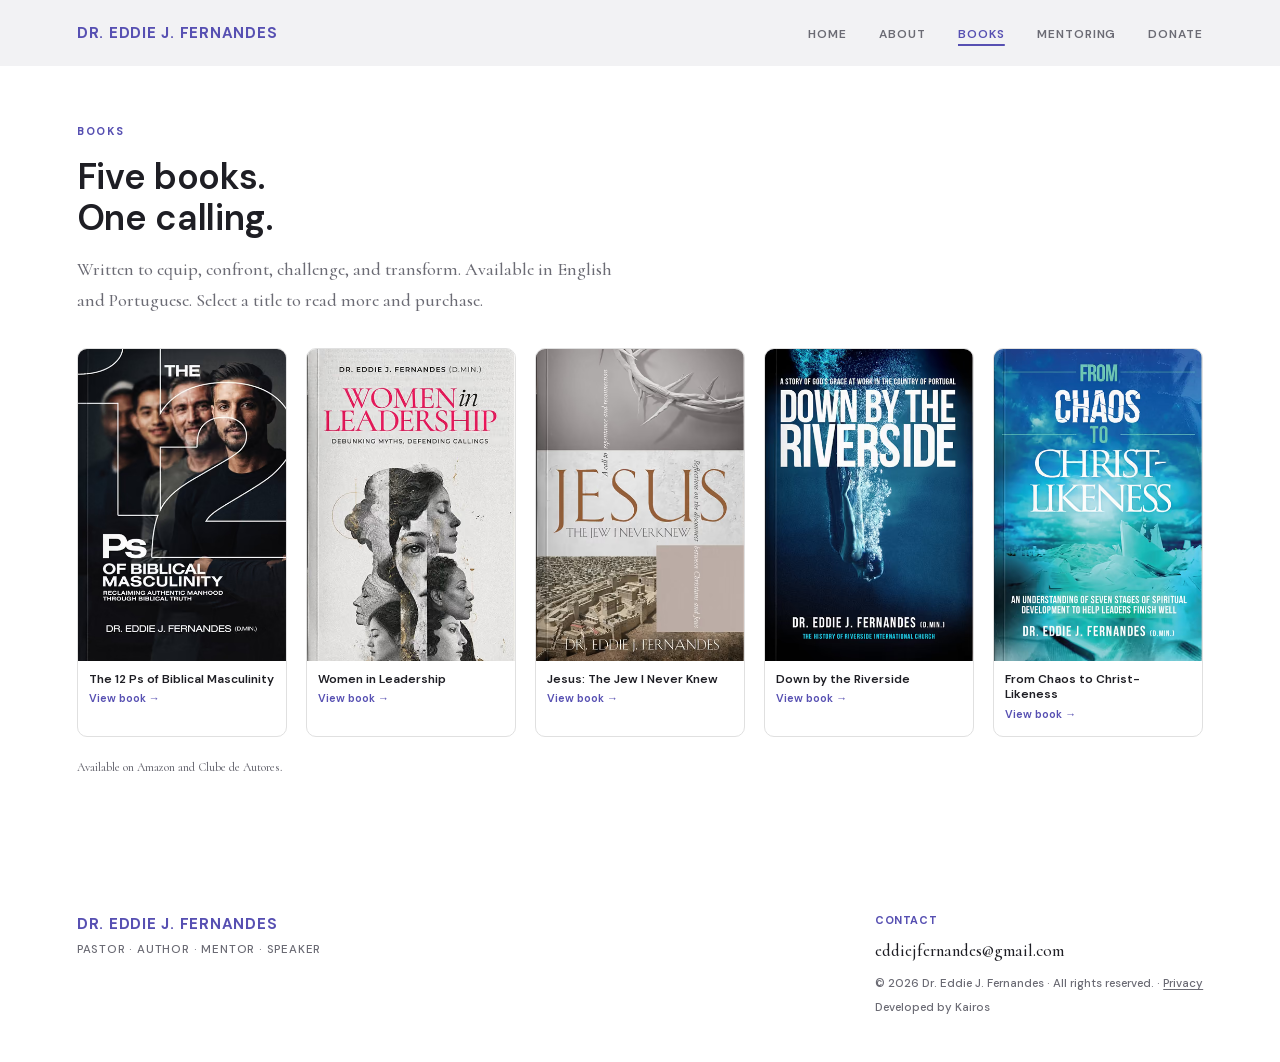
<file: books.html>
<!DOCTYPE html>
<html lang="en">
<head>
<meta charset="UTF-8">
<meta name="viewport" content="width=device-width, initial-scale=1.0">
<title>Books | Dr. Eddie J. Fernandes</title>
<meta name="description" content="Five books by Dr. Eddie J. Fernandes, available in English and Portuguese on Amazon and Clube de Autores.">
<link rel="canonical" href="https://dreddiefernandes.com/books.html">
<meta name="theme-color" content="#5750B2">
<meta property="og:site_name" content="Dr. Eddie J. Fernandes">
<meta property="og:type" content="website">
<meta property="og:title" content="Books | Dr. Eddie J. Fernandes">
<meta property="og:description" content="Five books by Dr. Eddie J. Fernandes, available in English and Portuguese on Amazon and Clube de Autores.">
<meta property="og:url" content="https://dreddiefernandes.com/books.html">
<meta property="og:image" content="https://dreddiefernandes.com/assets/img/og-image.jpg">
<meta property="og:image:width" content="1200">
<meta property="og:image:height" content="630">
<meta property="og:image:alt" content="Dr. Eddie J. Fernandes, pastor, author, mentor and speaker in Cascais, Portugal">
<meta name="twitter:card" content="summary_large_image">
<link rel="icon" type="image/svg+xml" href="assets/favicon.svg">
<link rel="icon" type="image/png" sizes="32x32" href="assets/img/favicon-32.png">
<link rel="apple-touch-icon" href="assets/img/apple-touch-icon.png">
<link rel="stylesheet" href="assets/fonts.css?v=20261027">
<link rel="stylesheet" href="assets/style.css?v=20261027">
</head>
<body>
<div class="site">
  <a class="skip-link" href="#main">Skip to content</a>
  <nav aria-label="Main">
    <a class="nav-name" href="/">Dr. Eddie J. Fernandes</a>
    <button class="nav-toggle" type="button" aria-label="Open menu" aria-expanded="false" aria-controls="nav-links"><span></span><span></span><span></span></button>
    <ul class="nav-links" id="nav-links">
      <li><a href="/">Home</a></li>
      <li><a href="about.html">About</a></li>
      <li><a href="books.html" class="active" aria-current="page">Books</a></li>
      <li><a href="mentoring.html">Mentoring</a></li>
      <li><a href="donate.html">Donate</a></li>
    </ul>
  </nav>

  <main id="main">

  <section class="section">
    <span class="section-tag">Books</span>
    <h1>Five books.<br>One calling.</h1>
    <p style="max-width:560px">Written to equip, confront, challenge, and transform. Available in English and Portuguese. Select a title to read more and purchase.</p>
    <div class="books-grid">
      <a class="book-card" href="book-12ps.html">
        <div class="book-cover"><picture><source type="image/avif" srcset="assets/img/12ps-400.avif 400w, assets/img/12ps-700.avif 700w" sizes="(max-width:560px) 45vw, (max-width:1024px) 30vw, (max-width:1555px) 18vw, 280px"><source type="image/webp" srcset="assets/img/12ps-400.webp 400w, assets/img/12ps-700.webp 700w" sizes="(max-width:560px) 45vw, (max-width:1024px) 30vw, (max-width:1555px) 18vw, 280px"><img src="assets/img/12ps-400.jpg" width="400" height="621" loading="lazy" decoding="async" alt=""></picture></div>
        <div class="book-info"><div class="book-title">The 12 Ps of Biblical Masculinity</div><div class="book-buy">View book →</div></div>
      </a>
      <a class="book-card" href="book-women.html">
        <div class="book-cover"><picture><source type="image/avif" srcset="assets/img/women-400.avif 400w, assets/img/women-700.avif 700w" sizes="(max-width:560px) 45vw, (max-width:1024px) 30vw, (max-width:1555px) 18vw, 280px"><source type="image/webp" srcset="assets/img/women-400.webp 400w, assets/img/women-700.webp 700w" sizes="(max-width:560px) 45vw, (max-width:1024px) 30vw, (max-width:1555px) 18vw, 280px"><img src="assets/img/women-400.jpg" width="400" height="615" loading="lazy" decoding="async" alt=""></picture></div>
        <div class="book-info"><div class="book-title">Women in Leadership</div><div class="book-buy">View book →</div></div>
      </a>
      <a class="book-card" href="book-jesus.html">
        <div class="book-cover"><picture><source type="image/avif" srcset="assets/img/jesus-400.avif 400w, assets/img/jesus-700.avif 700w" sizes="(max-width:560px) 45vw, (max-width:1024px) 30vw, (max-width:1555px) 18vw, 280px"><source type="image/webp" srcset="assets/img/jesus-400.webp 400w, assets/img/jesus-700.webp 700w" sizes="(max-width:560px) 45vw, (max-width:1024px) 30vw, (max-width:1555px) 18vw, 280px"><img src="assets/img/jesus-400.jpg" width="400" height="618" loading="lazy" decoding="async" alt=""></picture></div>
        <div class="book-info"><div class="book-title">Jesus: The Jew I Never Knew</div><div class="book-buy">View book →</div></div>
      </a>
      <a class="book-card" href="book-down.html">
        <div class="book-cover"><picture><source type="image/avif" srcset="assets/img/down-400.avif 400w, assets/img/down-700.avif 700w" sizes="(max-width:560px) 45vw, (max-width:1024px) 30vw, (max-width:1555px) 18vw, 280px"><source type="image/webp" srcset="assets/img/down-400.webp 400w, assets/img/down-700.webp 700w" sizes="(max-width:560px) 45vw, (max-width:1024px) 30vw, (max-width:1555px) 18vw, 280px"><img src="assets/img/down-400.jpg" width="400" height="618" loading="lazy" decoding="async" alt=""></picture></div>
        <div class="book-info"><div class="book-title">Down by the Riverside</div><div class="book-buy">View book →</div></div>
      </a>
      <a class="book-card" href="book-chaos.html">
        <div class="book-cover"><picture><source type="image/avif" srcset="assets/img/chaos-400.avif 400w, assets/img/chaos-700.avif 700w" sizes="(max-width:560px) 45vw, (max-width:1024px) 30vw, (max-width:1555px) 18vw, 280px"><source type="image/webp" srcset="assets/img/chaos-400.webp 400w, assets/img/chaos-700.webp 700w" sizes="(max-width:560px) 45vw, (max-width:1024px) 30vw, (max-width:1555px) 18vw, 280px"><img src="assets/img/chaos-400.jpg" width="400" height="619" loading="lazy" decoding="async" alt=""></picture></div>
        <div class="book-info"><div class="book-title">From Chaos to Christ-Likeness</div><div class="book-buy">View book →</div></div>
      </a>
    </div>
    <p style="margin-top:1.25rem;font-size:12px;color:var(--core-3)">Available on Amazon and Clube de Autores.</p>
  </section>

  </main>

  <footer>
    <div>
      <div class="footer-name">Dr. Eddie J. Fernandes</div>
      <div class="footer-role">Pastor · Author · Mentor · Speaker</div>
      <!-- socials hidden until accounts are ready -->
    </div>
    <div>
      <div class="footer-contact-label">Contact</div>
      <div class="footer-email"><a href="mailto:eddiejfernandes@gmail.com">eddiejfernandes@gmail.com</a></div>
      <div class="footer-copy">© 2026 Dr. Eddie J. Fernandes · All rights reserved. · <a href="privacy.html">Privacy</a></div>
      <div class="footer-creative">Developed by <a href="https://kairos-sell.vercel.app/" target="_blank" rel="noopener">Kairos</a></div>
    </div>
  </footer>
</div>
<script src="assets/app.js?v=20261027"></script>
</body>
</html>
</file>
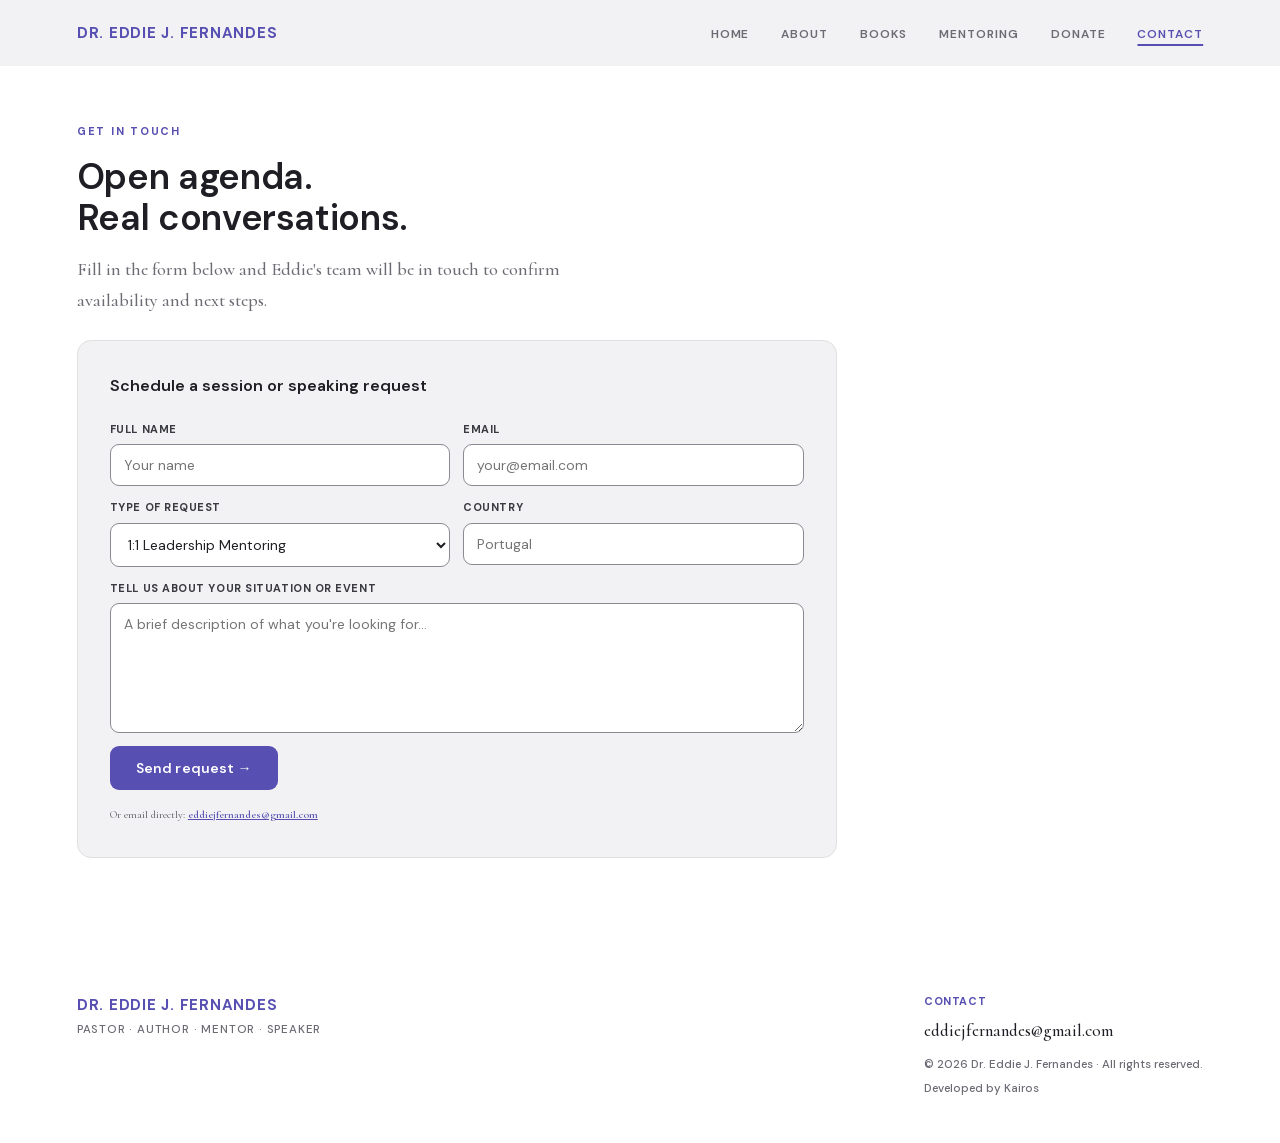
<file: contact.html>
<!DOCTYPE html>
<html lang="en">
<head>
<meta charset="UTF-8">
<meta name="viewport" content="width=device-width, initial-scale=1.0">
<title>Contact | Dr. Eddie J. Fernandes</title>
<meta name="description" content="Schedule a session or send a speaking request to Dr. Eddie J. Fernandes.">
<meta name="robots" content="noindex">
<link rel="icon" type="image/svg+xml" href="assets/favicon.svg">
<link rel="stylesheet" href="assets/fonts.css?v=20261027">
<link rel="stylesheet" href="assets/style.css?v=20261027">
</head>
<body>
<div class="site">
  <nav>
    <a class="nav-name" href="index.html">Dr. Eddie J. Fernandes</a>
    <ul class="nav-links">
      <li><a href="index.html">Home</a></li>
      <li><a href="about.html">About</a></li>
      <li><a href="books.html">Books</a></li>
      <li><a href="mentoring.html">Mentoring</a></li>
      <li><a href="donate.html">Donate</a></li>
      <li><a href="contact.html" class="active">Contact</a></li>
    </ul>
    <button class="nav-toggle" aria-label="Open menu" aria-expanded="false"><span></span><span></span><span></span></button>
  </nav>

  <section class="section">
    <span class="section-tag">Get in touch</span>
    <h2>Open agenda.<br>Real conversations.</h2>
    <p style="margin-bottom:1.5rem;max-width:560px">Fill in the form below and Eddie's team will be in touch to confirm availability and next steps.</p>
    <div class="form-box">
      <h3>Schedule a session or speaking request</h3>
      <form id="contact-form" class="form-grid">
        <div class="f-field"><label class="f-label" for="name">Full name</label><input id="name" name="name" type="text" placeholder="Your name" required></div>
        <div class="f-field"><label class="f-label" for="email">Email</label><input id="email" name="email" type="email" placeholder="your@email.com" required></div>
        <div class="f-field"><label class="f-label" for="type">Type of request</label><select id="type" name="type">
          <option>1:1 Leadership Mentoring</option>
          <option>Pastoral Consultation</option>
          <option>Speaking / Conference</option>
          <option>Online Q&amp;A Session</option>
          <option>Other</option>
        </select></div>
        <div class="f-field"><label class="f-label" for="country">Country</label><input id="country" name="country" type="text" placeholder="Portugal"></div>
        <div class="f-field f-full"><label class="f-label" for="message">Tell us about your situation or event</label><textarea id="message" name="message" placeholder="A brief description of what you're looking for..."></textarea></div>
        <div class="f-full"><button class="btn-primary" type="submit">Send request →</button></div>
      </form>
      <p style="font-size:11px;color:var(--core-3);margin-top:1rem">Or email directly: <a href="mailto:eddiejfernandes@gmail.com" style="color:var(--pulse);font-weight:600">eddiejfernandes@gmail.com</a></p>
    </div>
  </section>

  <footer>
    <div>
      <div class="footer-name">Dr. Eddie J. Fernandes</div>
      <div class="footer-role">Pastor · Author · Mentor · Speaker</div>
      <!-- socials hidden until accounts are ready -->
    </div>
    <div>
      <div class="footer-contact-label">Contact</div>
      <div class="footer-email"><a href="mailto:eddiejfernandes@gmail.com">eddiejfernandes@gmail.com</a></div>
      <div class="footer-copy">© 2026 Dr. Eddie J. Fernandes · All rights reserved.</div>
      <div class="footer-creative">Developed by <a href="https://kairos-sell.vercel.app/" target="_blank" rel="noopener">Kairos</a></div>
    </div>
  </footer>
</div>
<script src="assets/app.js?v=20261027"></script>
</body>
</html>
</file>
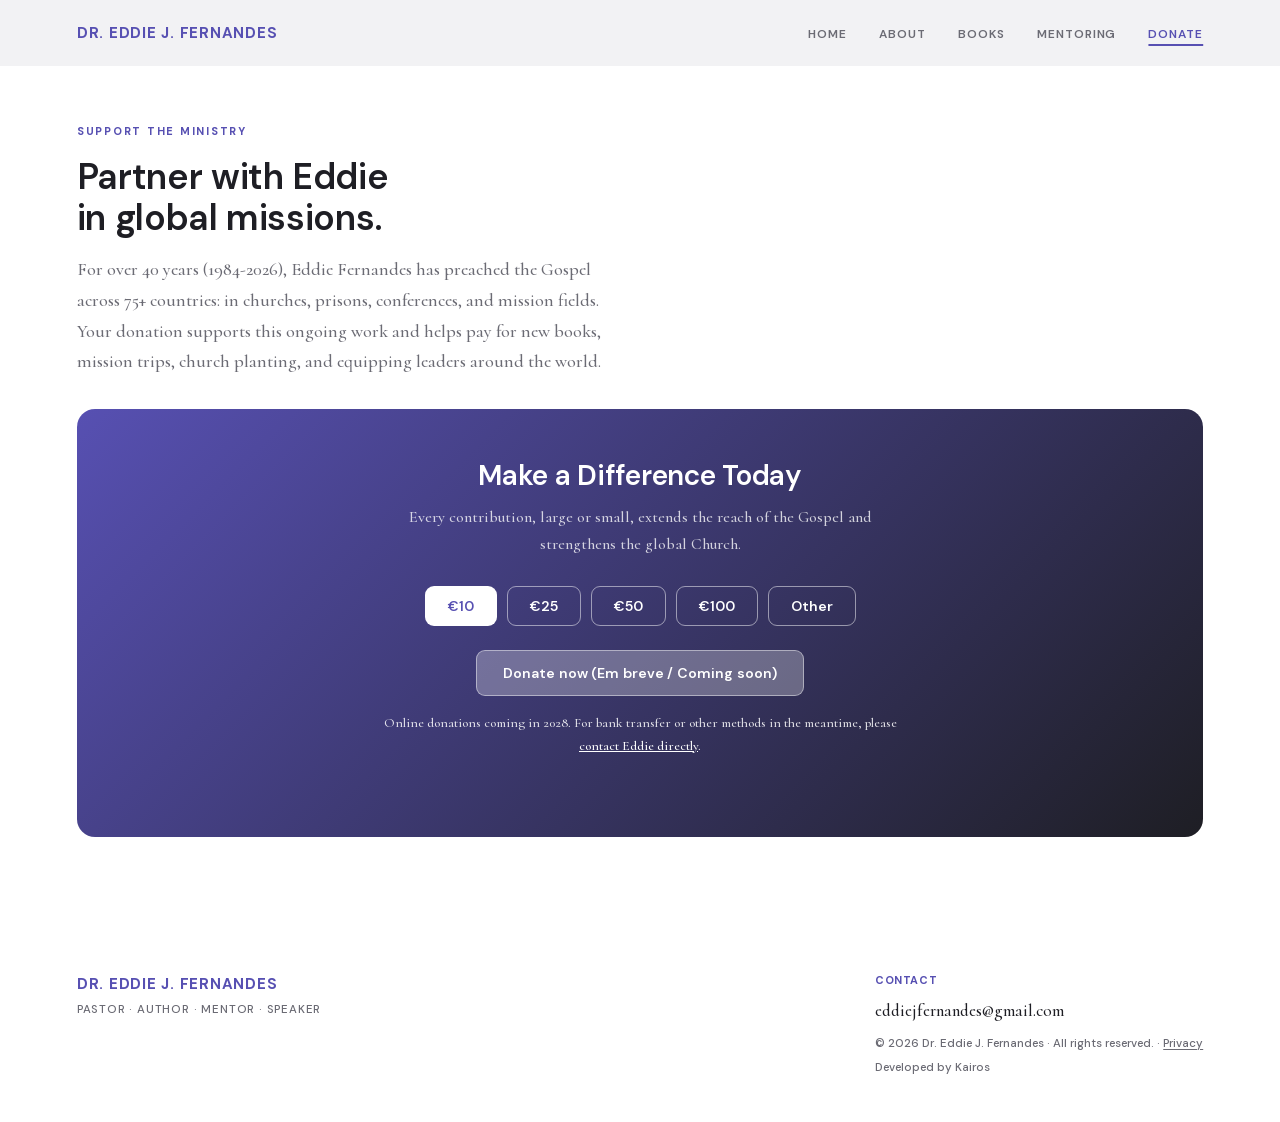
<file: donate.html>
<!DOCTYPE html>
<html lang="en">
<head>
<meta charset="UTF-8">
<meta name="viewport" content="width=device-width, initial-scale=1.0">
<title>Support the Ministry | Dr. Eddie J. Fernandes</title>
<meta name="description" content="Partner with Eddie in global missions. Support Eddie Fernandes' preaching, mission trips, church planting, and books.">
<link rel="canonical" href="https://dreddiefernandes.com/donate.html">
<meta name="theme-color" content="#5750B2">
<meta property="og:site_name" content="Dr. Eddie J. Fernandes">
<meta property="og:type" content="website">
<meta property="og:title" content="Support the Ministry | Dr. Eddie J. Fernandes">
<meta property="og:description" content="Partner with Eddie in global missions. Support Eddie Fernandes' preaching, mission trips, church planting, and books.">
<meta property="og:url" content="https://dreddiefernandes.com/donate.html">
<meta property="og:image" content="https://dreddiefernandes.com/assets/img/og-image.jpg">
<meta property="og:image:width" content="1200">
<meta property="og:image:height" content="630">
<meta property="og:image:alt" content="Dr. Eddie J. Fernandes, pastor, author, mentor and speaker in Cascais, Portugal">
<meta name="twitter:card" content="summary_large_image">
<link rel="icon" type="image/svg+xml" href="assets/favicon.svg">
<link rel="icon" type="image/png" sizes="32x32" href="assets/img/favicon-32.png">
<link rel="apple-touch-icon" href="assets/img/apple-touch-icon.png">
<link rel="stylesheet" href="assets/fonts.css?v=20261027">
<link rel="stylesheet" href="assets/style.css?v=20261027">
</head>
<body>
<div class="site">
  <a class="skip-link" href="#main">Skip to content</a>
  <nav aria-label="Main">
    <a class="nav-name" href="/">Dr. Eddie J. Fernandes</a>
    <button class="nav-toggle" type="button" aria-label="Open menu" aria-expanded="false" aria-controls="nav-links"><span></span><span></span><span></span></button>
    <ul class="nav-links" id="nav-links">
      <li><a href="/">Home</a></li>
      <li><a href="about.html">About</a></li>
      <li><a href="books.html">Books</a></li>
      <li><a href="mentoring.html">Mentoring</a></li>
      <li><a href="donate.html" class="active" aria-current="page">Donate</a></li>
    </ul>
  </nav>

  <main id="main">

  <section class="section">
    <span class="section-tag">Support the Ministry</span>
    <h1>Partner with Eddie<br>in global missions.</h1>
    <p style="max-width:560px;margin-bottom:2rem">For over 40 years (1984-2026), Eddie Fernandes has preached the Gospel across 75+ countries: in churches, prisons, conferences, and mission fields. Your donation supports this ongoing work and helps pay for new books, mission trips, church planting, and equipping leaders around the world.</p>
    <div class="donate-box">
      <h2>Make a Difference Today</h2>
      <p>Every contribution, large or small, extends the reach of the Gospel and strengthens the global Church.</p>
      <div class="donate-amts" role="group" aria-label="Donation amount">
        <button class="amt-btn active" type="button" aria-pressed="true">€10</button>
        <button class="amt-btn" type="button" aria-pressed="false">€25</button>
        <button class="amt-btn" type="button" aria-pressed="false">€50</button>
        <button class="amt-btn" type="button" aria-pressed="false">€100</button>
        <button class="amt-btn" type="button" aria-pressed="false">Other</button>
      </div>
      <button class="btn-donate" type="button" disabled>Donate now (Em breve / Coming soon)</button>
      <p style="font-size:13.5px;margin-top:1rem;color:rgba(255,255,255,.85)">Online donations coming in 2028. For bank transfer or other methods in the meantime, please <a href="mailto:eddiejfernandes@gmail.com" style="color:#fff;text-decoration:underline">contact Eddie directly</a>.</p>
    </div>
  </section>

  </main>

  <footer>
    <div>
      <div class="footer-name">Dr. Eddie J. Fernandes</div>
      <div class="footer-role">Pastor · Author · Mentor · Speaker</div>
      <!-- socials hidden until accounts are ready -->
    </div>
    <div>
      <div class="footer-contact-label">Contact</div>
      <div class="footer-email"><a href="mailto:eddiejfernandes@gmail.com">eddiejfernandes@gmail.com</a></div>
      <div class="footer-copy">© 2026 Dr. Eddie J. Fernandes · All rights reserved. · <a href="privacy.html">Privacy</a></div>
      <div class="footer-creative">Developed by <a href="https://kairos-sell.vercel.app/" target="_blank" rel="noopener">Kairos</a></div>
    </div>
  </footer>
</div>
<script src="assets/app.js?v=20261027"></script>
</body>
</html>
</file>
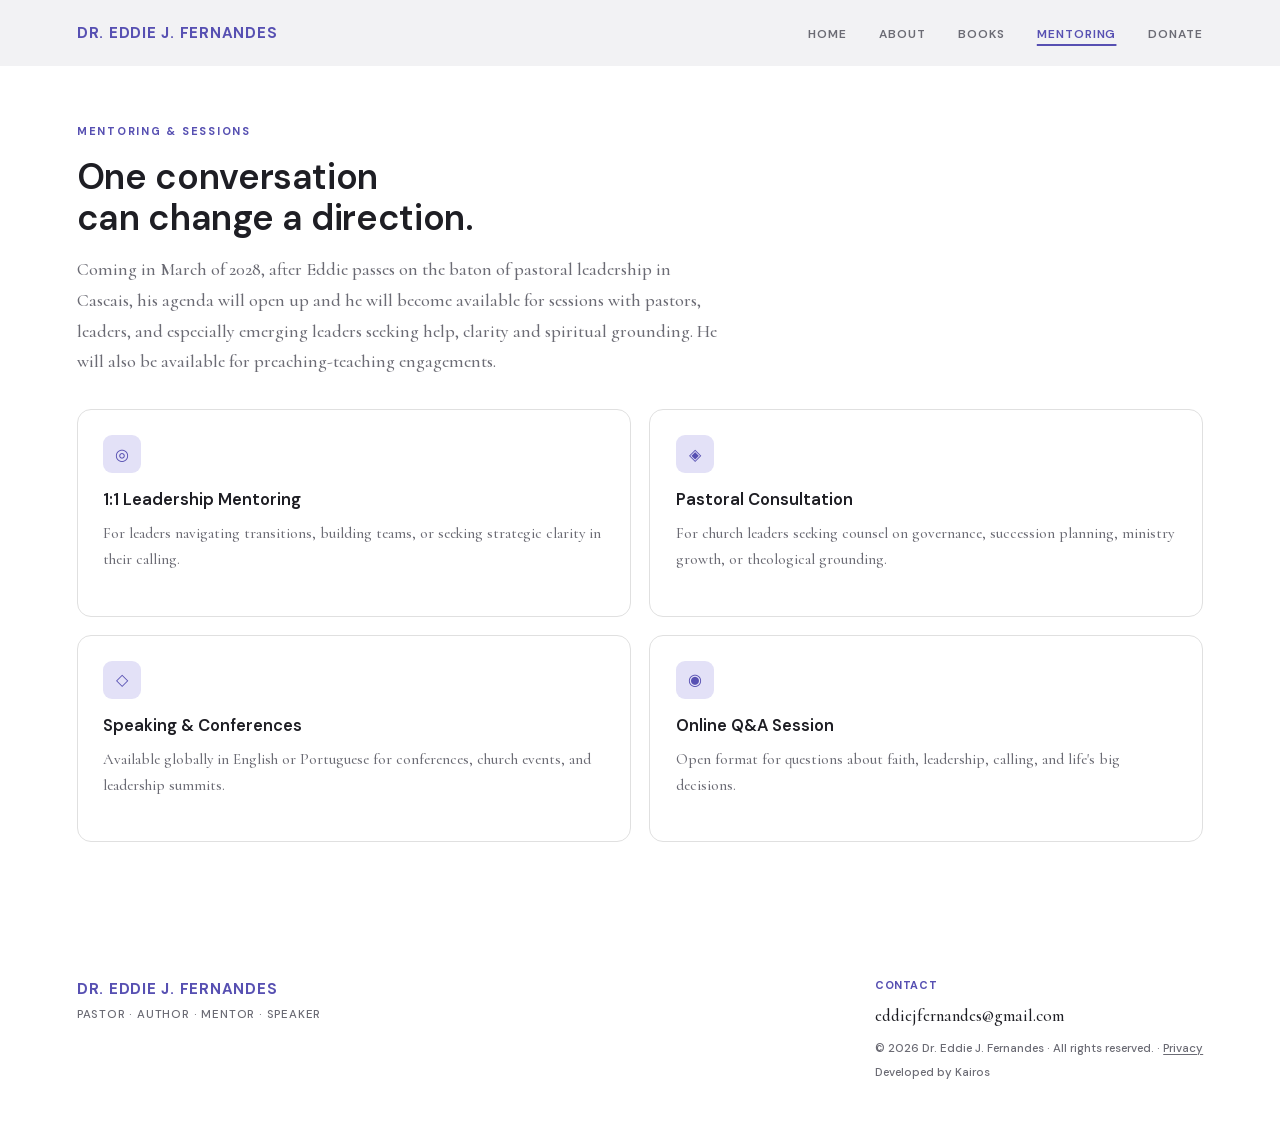
<file: mentoring.html>
<!DOCTYPE html>
<html lang="en">
<head>
<meta charset="UTF-8">
<meta name="viewport" content="width=device-width, initial-scale=1.0">
<title>Mentoring & Sessions | Dr. Eddie J. Fernandes</title>
<meta name="description" content="1:1 leadership mentoring, pastoral consultation, speaking and online Q&A with Dr. Eddie J. Fernandes.">
<link rel="canonical" href="https://dreddiefernandes.com/mentoring.html">
<meta name="theme-color" content="#5750B2">
<meta property="og:site_name" content="Dr. Eddie J. Fernandes">
<meta property="og:type" content="website">
<meta property="og:title" content="Mentoring &amp; Sessions | Dr. Eddie J. Fernandes">
<meta property="og:description" content="1:1 leadership mentoring, pastoral consultation, speaking and online Q&amp;A with Dr. Eddie J. Fernandes.">
<meta property="og:url" content="https://dreddiefernandes.com/mentoring.html">
<meta property="og:image" content="https://dreddiefernandes.com/assets/img/og-image.jpg">
<meta property="og:image:width" content="1200">
<meta property="og:image:height" content="630">
<meta property="og:image:alt" content="Dr. Eddie J. Fernandes, pastor, author, mentor and speaker in Cascais, Portugal">
<meta name="twitter:card" content="summary_large_image">
<link rel="icon" type="image/svg+xml" href="assets/favicon.svg">
<link rel="icon" type="image/png" sizes="32x32" href="assets/img/favicon-32.png">
<link rel="apple-touch-icon" href="assets/img/apple-touch-icon.png">
<link rel="stylesheet" href="assets/fonts.css?v=20261027">
<link rel="stylesheet" href="assets/style.css?v=20261027">
</head>
<body>
<div class="site">
  <a class="skip-link" href="#main">Skip to content</a>
  <nav aria-label="Main">
    <a class="nav-name" href="/">Dr. Eddie J. Fernandes</a>
    <button class="nav-toggle" type="button" aria-label="Open menu" aria-expanded="false" aria-controls="nav-links"><span></span><span></span><span></span></button>
    <ul class="nav-links" id="nav-links">
      <li><a href="/">Home</a></li>
      <li><a href="about.html">About</a></li>
      <li><a href="books.html">Books</a></li>
      <li><a href="mentoring.html" class="active" aria-current="page">Mentoring</a></li>
      <li><a href="donate.html">Donate</a></li>
    </ul>
  </nav>

  <main id="main">

  <section class="section">
    <span class="section-tag">Mentoring &amp; Sessions</span>
    <h1>One conversation<br>can change a direction.</h1>
    <p style="margin-bottom:0;max-width:640px">Coming in March of 2028, after Eddie passes on the baton of pastoral leadership in Cascais, his agenda will open up and he will become available for sessions with pastors, leaders, and especially emerging leaders seeking help, clarity and spiritual grounding. He will also be available for preaching-teaching engagements.</p>
    <div class="mentoring-grid">
      <div class="m-card"><div class="m-icon" aria-hidden="true">◎</div><h2>1:1 Leadership Mentoring</h2><p>For leaders navigating transitions, building teams, or seeking strategic clarity in their calling.</p></div>
      <div class="m-card"><div class="m-icon" aria-hidden="true">◈</div><h2>Pastoral Consultation</h2><p>For church leaders seeking counsel on governance, succession planning, ministry growth, or theological grounding.</p></div>
      <div class="m-card"><div class="m-icon" aria-hidden="true">◇</div><h2>Speaking &amp; Conferences</h2><p>Available globally in English or Portuguese for conferences, church events, and leadership summits.</p></div>
      <div class="m-card"><div class="m-icon" aria-hidden="true">◉</div><h2>Online Q&amp;A Session</h2><p>Open format for questions about faith, leadership, calling, and life's big decisions.</p></div>
    </div>
  </section>

  </main>

  <footer>
    <div>
      <div class="footer-name">Dr. Eddie J. Fernandes</div>
      <div class="footer-role">Pastor · Author · Mentor · Speaker</div>
      <!-- socials hidden until accounts are ready -->
    </div>
    <div>
      <div class="footer-contact-label">Contact</div>
      <div class="footer-email"><a href="mailto:eddiejfernandes@gmail.com">eddiejfernandes@gmail.com</a></div>
      <div class="footer-copy">© 2026 Dr. Eddie J. Fernandes · All rights reserved. · <a href="privacy.html">Privacy</a></div>
      <div class="footer-creative">Developed by <a href="https://kairos-sell.vercel.app/" target="_blank" rel="noopener">Kairos</a></div>
    </div>
  </footer>
</div>
<script src="assets/app.js?v=20261027"></script>
</body>
</html>
</file>
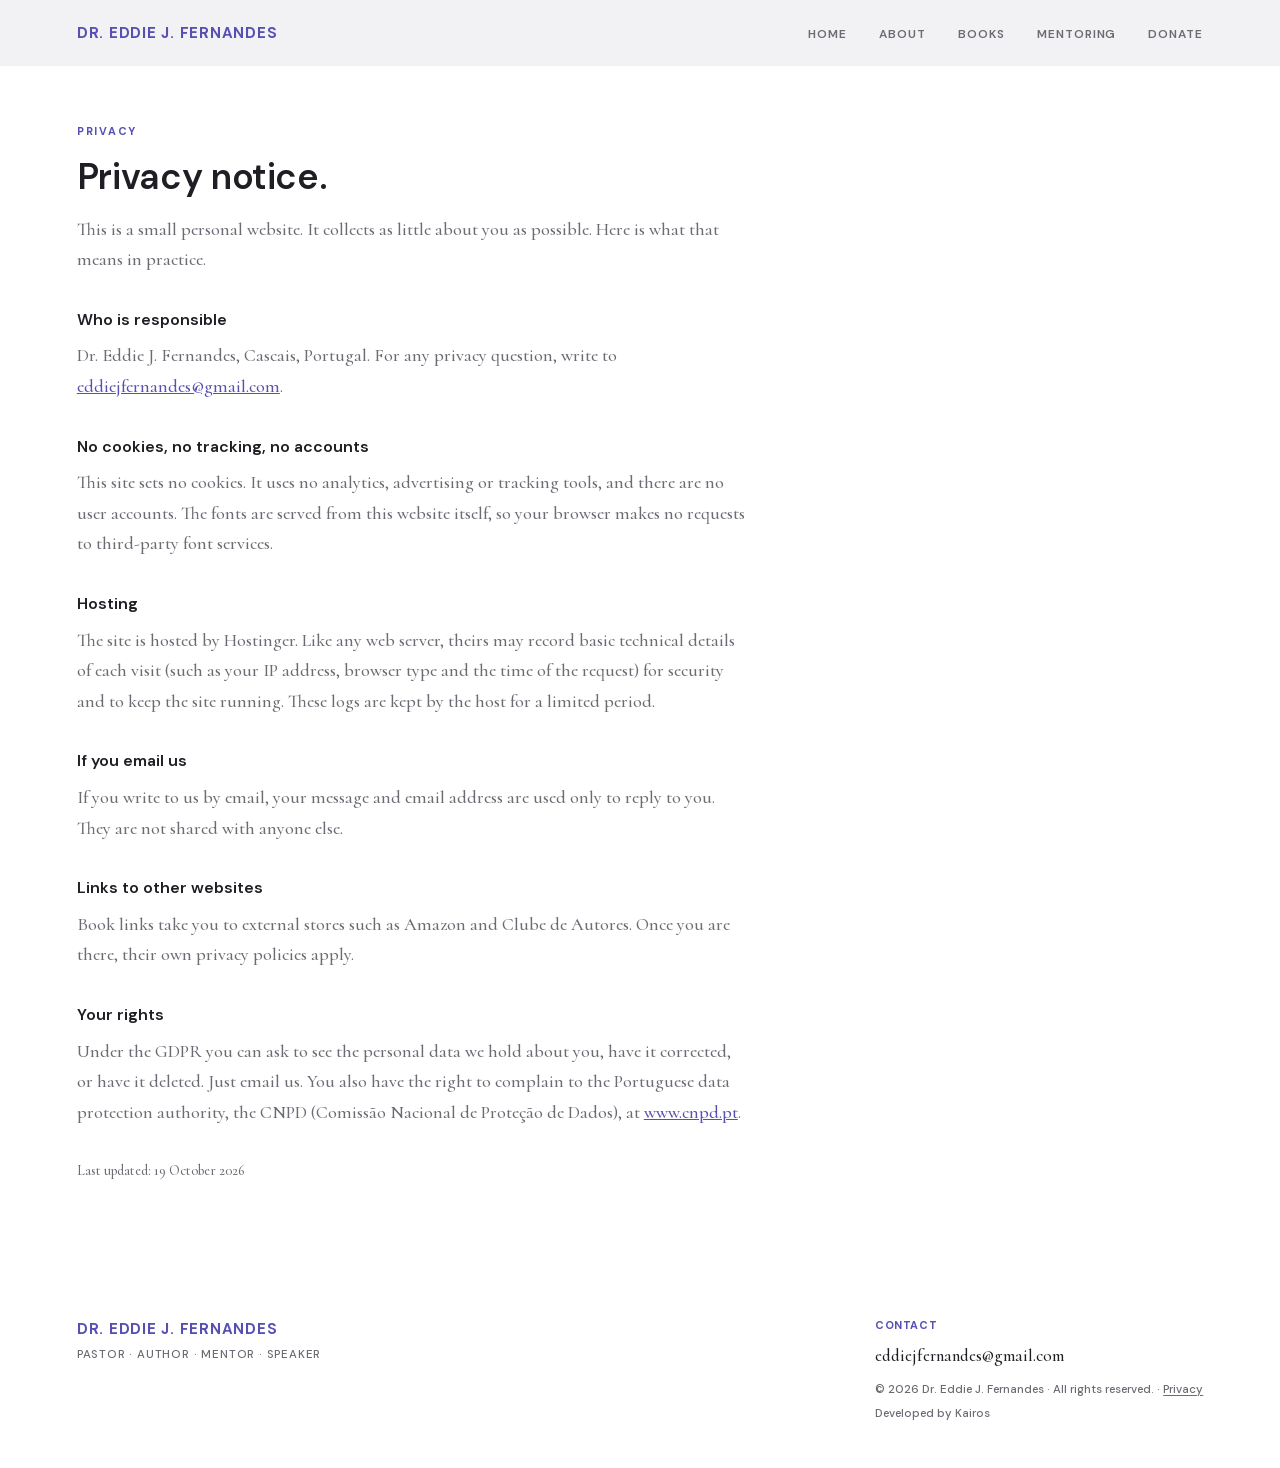
<file: privacy.html>
<!DOCTYPE html>
<html lang="en">
<head>
<meta charset="UTF-8">
<meta name="viewport" content="width=device-width, initial-scale=1.0">
<title>Privacy | Dr. Eddie J. Fernandes</title>
<meta name="description" content="How this website handles your data: no cookies, no tracking, no accounts.">
<link rel="canonical" href="https://dreddiefernandes.com/privacy.html">
<meta name="theme-color" content="#5750B2">
<meta property="og:site_name" content="Dr. Eddie J. Fernandes">
<meta property="og:type" content="website">
<meta property="og:title" content="Privacy | Dr. Eddie J. Fernandes">
<meta property="og:description" content="How this website handles your data: no cookies, no tracking, no accounts.">
<meta property="og:url" content="https://dreddiefernandes.com/privacy.html">
<meta property="og:image" content="https://dreddiefernandes.com/assets/img/og-image.jpg">
<meta property="og:image:width" content="1200">
<meta property="og:image:height" content="630">
<meta property="og:image:alt" content="Dr. Eddie J. Fernandes, pastor, author, mentor and speaker in Cascais, Portugal">
<meta name="twitter:card" content="summary_large_image">
<link rel="icon" type="image/svg+xml" href="assets/favicon.svg">
<link rel="icon" type="image/png" sizes="32x32" href="assets/img/favicon-32.png">
<link rel="apple-touch-icon" href="assets/img/apple-touch-icon.png">
<link rel="stylesheet" href="assets/fonts.css?v=20261027">
<link rel="stylesheet" href="assets/style.css?v=20261027">
</head>
<body>
<div class="site">
  <a class="skip-link" href="#main">Skip to content</a>
  <nav aria-label="Main">
    <a class="nav-name" href="/">Dr. Eddie J. Fernandes</a>
    <button class="nav-toggle" type="button" aria-label="Open menu" aria-expanded="false" aria-controls="nav-links"><span></span><span></span><span></span></button>
    <ul class="nav-links" id="nav-links">
      <li><a href="/">Home</a></li>
      <li><a href="about.html">About</a></li>
      <li><a href="books.html">Books</a></li>
      <li><a href="mentoring.html">Mentoring</a></li>
      <li><a href="donate.html">Donate</a></li>
    </ul>
  </nav>

  <main id="main">

  <!-- PRIVACY -->
  <section class="section">
    <span class="section-tag">Privacy</span>
    <h1>Privacy notice.</h1>
    <div style="max-width:42rem">
      <p style="margin-bottom:2rem">This is a small personal website. It collects as little about you as possible. Here is what that means in practice.</p>

      <h2 class="h-sub">Who is responsible</h2>
      <p style="margin-bottom:2rem">Dr. Eddie J. Fernandes, Cascais, Portugal. For any privacy question, write to <a href="mailto:eddiejfernandes@gmail.com" style="color:var(--pulse)">eddiejfernandes@gmail.com</a>.</p>

      <h2 class="h-sub">No cookies, no tracking, no accounts</h2>
      <p style="margin-bottom:2rem">This site sets no cookies. It uses no analytics, advertising or tracking tools, and there are no user accounts. The fonts are served from this website itself, so your browser makes no requests to third-party font services.</p>

      <h2 class="h-sub">Hosting</h2>
      <p style="margin-bottom:2rem">The site is hosted by Hostinger. Like any web server, theirs may record basic technical details of each visit (such as your IP address, browser type and the time of the request) for security and to keep the site running. These logs are kept by the host for a limited period.</p>

      <h2 class="h-sub">If you email us</h2>
      <p style="margin-bottom:2rem">If you write to us by email, your message and email address are used only to reply to you. They are not shared with anyone else.</p>

      <h2 class="h-sub">Links to other websites</h2>
      <p style="margin-bottom:2rem">Book links take you to external stores such as Amazon and Clube de Autores. Once you are there, their own privacy policies apply.</p>

      <h2 class="h-sub">Your rights</h2>
      <p style="margin-bottom:2rem">Under the GDPR you can ask to see the personal data we hold about you, have it corrected, or have it deleted. Just email us. You also have the right to complain to the Portuguese data protection authority, the CNPD (Comissão Nacional de Proteção de Dados), at <a href="https://www.cnpd.pt" target="_blank" rel="noopener" style="color:var(--pulse)">www.cnpd.pt</a>.</p>

      <p style="font-size:14px;color:var(--core-3)">Last updated: 19 October 2026</p>
    </div>
  </section>

  </main>

  <footer>
    <div>
      <div class="footer-name">Dr. Eddie J. Fernandes</div>
      <div class="footer-role">Pastor · Author · Mentor · Speaker</div>
      <!-- socials hidden until accounts are ready -->
    </div>
    <div>
      <div class="footer-contact-label">Contact</div>
      <div class="footer-email"><a href="mailto:eddiejfernandes@gmail.com">eddiejfernandes@gmail.com</a></div>
      <div class="footer-copy">© 2026 Dr. Eddie J. Fernandes · All rights reserved. · <a href="privacy.html" aria-current="page">Privacy</a></div>
      <div class="footer-creative">Developed by <a href="https://kairos-sell.vercel.app/" target="_blank" rel="noopener">Kairos</a></div>
    </div>
  </footer>
</div>
<script src="assets/app.js?v=20261027"></script>
</body>
</html>
</file>
<file: assets/fonts.css>
/* Self-hosted fonts: Cormorant and DM Sans (SIL Open Font License 1.1, see fonts/OFL.txt).
   Mirrors the Google Fonts CSS (latin + latin-ext subsets only). */

/* latin-ext */
@font-face {
  font-family: 'Cormorant';
  font-style: italic;
  font-weight: 500;
  font-display: swap;
  src: url('fonts/cormorant-italic-500-latin-ext.woff2') format('woff2');
  unicode-range: U+0100-02BA, U+02BD-02C5, U+02C7-02CC, U+02CE-02D7, U+02DD-02FF, U+0304, U+0308, U+0329, U+1D00-1DBF, U+1E00-1E9F, U+1EF2-1EFF, U+2020, U+20A0-20AB, U+20AD-20C4, U+2113, U+2C60-2C7F, U+A720-A7FF;
}
/* latin */
@font-face {
  font-family: 'Cormorant';
  font-style: italic;
  font-weight: 500;
  font-display: swap;
  src: url('fonts/cormorant-italic-500-latin.woff2') format('woff2');
  unicode-range: U+0000-00FF, U+0131, U+0152-0153, U+02BB-02BC, U+02C6, U+02DA, U+02DC, U+0304, U+0308, U+0329, U+2000-206F, U+20AC, U+2122, U+2191, U+2193, U+2212, U+2215, U+FEFF, U+FFFD;
}
/* latin-ext */
@font-face {
  font-family: 'Cormorant';
  font-style: normal;
  font-weight: 400;
  font-display: swap;
  src: url('fonts/cormorant-normal-400-700-latin-ext.woff2') format('woff2');
  unicode-range: U+0100-02BA, U+02BD-02C5, U+02C7-02CC, U+02CE-02D7, U+02DD-02FF, U+0304, U+0308, U+0329, U+1D00-1DBF, U+1E00-1E9F, U+1EF2-1EFF, U+2020, U+20A0-20AB, U+20AD-20C4, U+2113, U+2C60-2C7F, U+A720-A7FF;
}
/* latin */
@font-face {
  font-family: 'Cormorant';
  font-style: normal;
  font-weight: 400;
  font-display: swap;
  src: url('fonts/cormorant-normal-400-700-latin.woff2') format('woff2');
  unicode-range: U+0000-00FF, U+0131, U+0152-0153, U+02BB-02BC, U+02C6, U+02DA, U+02DC, U+0304, U+0308, U+0329, U+2000-206F, U+20AC, U+2122, U+2191, U+2193, U+2212, U+2215, U+FEFF, U+FFFD;
}
/* latin-ext */
@font-face {
  font-family: 'Cormorant';
  font-style: normal;
  font-weight: 500;
  font-display: swap;
  src: url('fonts/cormorant-normal-400-700-latin-ext.woff2') format('woff2');
  unicode-range: U+0100-02BA, U+02BD-02C5, U+02C7-02CC, U+02CE-02D7, U+02DD-02FF, U+0304, U+0308, U+0329, U+1D00-1DBF, U+1E00-1E9F, U+1EF2-1EFF, U+2020, U+20A0-20AB, U+20AD-20C4, U+2113, U+2C60-2C7F, U+A720-A7FF;
}
/* latin */
@font-face {
  font-family: 'Cormorant';
  font-style: normal;
  font-weight: 500;
  font-display: swap;
  src: url('fonts/cormorant-normal-400-700-latin.woff2') format('woff2');
  unicode-range: U+0000-00FF, U+0131, U+0152-0153, U+02BB-02BC, U+02C6, U+02DA, U+02DC, U+0304, U+0308, U+0329, U+2000-206F, U+20AC, U+2122, U+2191, U+2193, U+2212, U+2215, U+FEFF, U+FFFD;
}
/* latin-ext */
@font-face {
  font-family: 'Cormorant';
  font-style: normal;
  font-weight: 600;
  font-display: swap;
  src: url('fonts/cormorant-normal-400-700-latin-ext.woff2') format('woff2');
  unicode-range: U+0100-02BA, U+02BD-02C5, U+02C7-02CC, U+02CE-02D7, U+02DD-02FF, U+0304, U+0308, U+0329, U+1D00-1DBF, U+1E00-1E9F, U+1EF2-1EFF, U+2020, U+20A0-20AB, U+20AD-20C4, U+2113, U+2C60-2C7F, U+A720-A7FF;
}
/* latin */
@font-face {
  font-family: 'Cormorant';
  font-style: normal;
  font-weight: 600;
  font-display: swap;
  src: url('fonts/cormorant-normal-400-700-latin.woff2') format('woff2');
  unicode-range: U+0000-00FF, U+0131, U+0152-0153, U+02BB-02BC, U+02C6, U+02DA, U+02DC, U+0304, U+0308, U+0329, U+2000-206F, U+20AC, U+2122, U+2191, U+2193, U+2212, U+2215, U+FEFF, U+FFFD;
}
/* latin-ext */
@font-face {
  font-family: 'Cormorant';
  font-style: normal;
  font-weight: 700;
  font-display: swap;
  src: url('fonts/cormorant-normal-400-700-latin-ext.woff2') format('woff2');
  unicode-range: U+0100-02BA, U+02BD-02C5, U+02C7-02CC, U+02CE-02D7, U+02DD-02FF, U+0304, U+0308, U+0329, U+1D00-1DBF, U+1E00-1E9F, U+1EF2-1EFF, U+2020, U+20A0-20AB, U+20AD-20C4, U+2113, U+2C60-2C7F, U+A720-A7FF;
}
/* latin */
@font-face {
  font-family: 'Cormorant';
  font-style: normal;
  font-weight: 700;
  font-display: swap;
  src: url('fonts/cormorant-normal-400-700-latin.woff2') format('woff2');
  unicode-range: U+0000-00FF, U+0131, U+0152-0153, U+02BB-02BC, U+02C6, U+02DA, U+02DC, U+0304, U+0308, U+0329, U+2000-206F, U+20AC, U+2122, U+2191, U+2193, U+2212, U+2215, U+FEFF, U+FFFD;
}
/* latin-ext */
@font-face {
  font-family: 'DM Sans';
  font-style: normal;
  font-weight: 400;
  font-display: swap;
  src: url('fonts/dmsans-normal-400-700-latin-ext.woff2') format('woff2');
  unicode-range: U+0100-02BA, U+02BD-02C5, U+02C7-02CC, U+02CE-02D7, U+02DD-02FF, U+0304, U+0308, U+0329, U+1D00-1DBF, U+1E00-1E9F, U+1EF2-1EFF, U+2020, U+20A0-20AB, U+20AD-20C4, U+2113, U+2C60-2C7F, U+A720-A7FF;
}
/* latin */
@font-face {
  font-family: 'DM Sans';
  font-style: normal;
  font-weight: 400;
  font-display: swap;
  src: url('fonts/dmsans-normal-400-700-latin.woff2') format('woff2');
  unicode-range: U+0000-00FF, U+0131, U+0152-0153, U+02BB-02BC, U+02C6, U+02DA, U+02DC, U+0304, U+0308, U+0329, U+2000-206F, U+20AC, U+2122, U+2191, U+2193, U+2212, U+2215, U+FEFF, U+FFFD;
}
/* latin-ext */
@font-face {
  font-family: 'DM Sans';
  font-style: normal;
  font-weight: 500;
  font-display: swap;
  src: url('fonts/dmsans-normal-400-700-latin-ext.woff2') format('woff2');
  unicode-range: U+0100-02BA, U+02BD-02C5, U+02C7-02CC, U+02CE-02D7, U+02DD-02FF, U+0304, U+0308, U+0329, U+1D00-1DBF, U+1E00-1E9F, U+1EF2-1EFF, U+2020, U+20A0-20AB, U+20AD-20C4, U+2113, U+2C60-2C7F, U+A720-A7FF;
}
/* latin */
@font-face {
  font-family: 'DM Sans';
  font-style: normal;
  font-weight: 500;
  font-display: swap;
  src: url('fonts/dmsans-normal-400-700-latin.woff2') format('woff2');
  unicode-range: U+0000-00FF, U+0131, U+0152-0153, U+02BB-02BC, U+02C6, U+02DA, U+02DC, U+0304, U+0308, U+0329, U+2000-206F, U+20AC, U+2122, U+2191, U+2193, U+2212, U+2215, U+FEFF, U+FFFD;
}
/* latin-ext */
@font-face {
  font-family: 'DM Sans';
  font-style: normal;
  font-weight: 600;
  font-display: swap;
  src: url('fonts/dmsans-normal-400-700-latin-ext.woff2') format('woff2');
  unicode-range: U+0100-02BA, U+02BD-02C5, U+02C7-02CC, U+02CE-02D7, U+02DD-02FF, U+0304, U+0308, U+0329, U+1D00-1DBF, U+1E00-1E9F, U+1EF2-1EFF, U+2020, U+20A0-20AB, U+20AD-20C4, U+2113, U+2C60-2C7F, U+A720-A7FF;
}
/* latin */
@font-face {
  font-family: 'DM Sans';
  font-style: normal;
  font-weight: 600;
  font-display: swap;
  src: url('fonts/dmsans-normal-400-700-latin.woff2') format('woff2');
  unicode-range: U+0000-00FF, U+0131, U+0152-0153, U+02BB-02BC, U+02C6, U+02DA, U+02DC, U+0304, U+0308, U+0329, U+2000-206F, U+20AC, U+2122, U+2191, U+2193, U+2212, U+2215, U+FEFF, U+FFFD;
}
/* latin-ext */
@font-face {
  font-family: 'DM Sans';
  font-style: normal;
  font-weight: 700;
  font-display: swap;
  src: url('fonts/dmsans-normal-400-700-latin-ext.woff2') format('woff2');
  unicode-range: U+0100-02BA, U+02BD-02C5, U+02C7-02CC, U+02CE-02D7, U+02DD-02FF, U+0304, U+0308, U+0329, U+1D00-1DBF, U+1E00-1E9F, U+1EF2-1EFF, U+2020, U+20A0-20AB, U+20AD-20C4, U+2113, U+2C60-2C7F, U+A720-A7FF;
}
/* latin */
@font-face {
  font-family: 'DM Sans';
  font-style: normal;
  font-weight: 700;
  font-display: swap;
  src: url('fonts/dmsans-normal-400-700-latin.woff2') format('woff2');
  unicode-range: U+0000-00FF, U+0131, U+0152-0153, U+02BB-02BC, U+02C6, U+02DA, U+02DC, U+0304, U+0308, U+0329, U+2000-206F, U+20AC, U+2122, U+2191, U+2193, U+2212, U+2215, U+FEFF, U+FFFD;
}
</file>
<file: assets/style.css>
:root{
  --core:#1E1E24; --core-2:#3A3A42; --core-3:#6B6B74; --core-4:#D9D9DE;
  --pulse:#5750B2; --pulse-2:#766FCA; --pulse-3:#AAA6E4; --pulse-4:#E3E1F7;
  --mist:#D3D3D3; --mist-2:#E0E0E0; --mist-3:#F2F2F4; --white:#FFFFFF;
  --stone:#F5F4F0;
  --sans:'DM Sans',-apple-system,BlinkMacSystemFont,'Segoe UI',sans-serif;
  --serif:'Cormorant','Georgia',serif;
  --gutter:clamp(1.5rem,6vw,8rem);
  --maxw:1700px;
}
*{box-sizing:border-box;margin:0;padding:0}
html{scroll-behavior:smooth}
body{font-family:var(--serif);font-size:18px;font-weight:500;line-height:1.6;background:var(--white);color:var(--core-2);-webkit-font-smoothing:antialiased}
img{max-width:100%;height:auto}
picture{display:contents}
.site{max-width:var(--maxw);margin:0 auto;width:100%}

/* Sans for titles, nav, buttons, labels, UI */
nav,.nav-name,.nav-links a,h1,h2,h3,.section-tag,.btn-primary,.btn-outline,.btn-donate,.amt-btn,
.stat-label,.test-card cite,.f-label,.faq-q,.book-title,.book-buy,.m-card h3,.m-icon,
.footer-name,.footer-role,.footer-contact-label,.footer-creative,
.back-btn,.f-field input,.f-field select,.f-field textarea{font-family:var(--sans)}

/* NAV */
nav{display:flex;align-items:center;justify-content:space-between;padding:1.15rem var(--gutter);background:var(--mist-3);position:sticky;top:0;z-index:100;box-shadow:0 0 0 100vmax var(--mist-3);clip-path:inset(0 -100vw)}
.nav-name{font-size:15px;font-weight:700;letter-spacing:.05em;text-transform:uppercase;color:var(--pulse);text-decoration:none}
.nav-links{display:flex;gap:2rem;list-style:none;margin:0;padding:0}
.nav-links a{font-size:12px;font-weight:600;letter-spacing:.08em;text-transform:uppercase;color:var(--core-3);text-decoration:none}
.nav-links a:hover{color:var(--pulse)}
.nav-links a.active{color:var(--pulse);font-weight:600;text-decoration:underline;text-decoration-thickness:2px;text-underline-offset:6px}

/* HERO */
.hero{display:grid;grid-template-columns:1.05fr .95fr;gap:clamp(2rem,4vw,4.5rem);align-items:center;padding:clamp(2.5rem,5vw,5.5rem) var(--gutter)}
.hero h1{font-family:var(--serif);font-size:clamp(42px,6vw,76px);font-weight:600;line-height:1.04;letter-spacing:-.01em;margin-bottom:1.5rem;color:var(--core)}
.hero-sub{font-family:var(--serif);font-size:clamp(18px,1.4vw,22px);font-weight:500;line-height:1.7;color:var(--core-3);margin-bottom:2rem;max-width:36rem}
.hero-img{border-radius:16px;overflow:hidden;aspect-ratio:4/5}
.hero-img img{width:100%;height:100%;object-fit:cover}
.btns{display:flex;gap:14px;flex-wrap:wrap}

/* BUTTONS */
.btn-primary,.btn-outline,.btn-donate{font-size:14px;font-weight:600;border-radius:9px;padding:13px 26px;display:inline-block;text-decoration:none;cursor:pointer;letter-spacing:.01em}
.btn-primary{background:var(--pulse);color:var(--white);border:none}
.btn-primary:hover{background:#4A44A3}
.btn-outline{background:transparent;color:var(--core);border:1px solid var(--mist)}
.btn-outline:hover{border-color:var(--pulse);color:var(--pulse)}

/* STATS: light accessible panel (per stats_acessivel.html) */
.stats{display:grid;grid-template-columns:repeat(4,1fr);margin:0 var(--gutter);background:var(--stone);border-radius:14px;overflow:hidden}
.stat{padding:2rem 1rem;text-align:center;border-right:2px solid var(--white)}
.stat:last-child{border-right:none}
.stat-num{font-family:var(--serif);font-weight:600;font-size:clamp(40px,4vw,52px);line-height:1;display:block;margin-bottom:6px;color:var(--pulse)}
.stat-num sup{font-size:.45em;vertical-align:super;line-height:0;color:var(--pulse)}
.stat-label{font-size:12.5px;font-weight:500;color:#4A4A52;line-height:1.4}

.divider{height:1px;background:var(--mist-2);margin:0 var(--gutter)}

/* SECTIONS */
.section{padding:clamp(2.75rem,4.5vw,5rem) var(--gutter)}
.section-tag{font-size:11px;font-weight:700;letter-spacing:.16em;text-transform:uppercase;color:var(--pulse);display:block;margin-bottom:1rem}
h1,h2{font-size:clamp(26px,2.8vw,38px);font-weight:600;line-height:1.14;letter-spacing:-.01em;margin-bottom:1rem;color:var(--core)}
h3{font-size:16px;font-weight:600;margin-bottom:.5rem;color:var(--core)}
.h-sub{font-size:16px;font-weight:600;line-height:1.6;letter-spacing:normal;margin-bottom:.5rem;color:var(--core)}
p{font-family:var(--serif);font-size:18px;line-height:1.7;color:var(--core-3)}
.section>p{max-width:42rem}

/* ABOUT */
.about-grid{display:grid;grid-template-columns:1fr 1.4fr;gap:clamp(2rem,4vw,4rem);align-items:start}
.about-img{border-radius:14px;overflow:hidden}
.about-img img{width:100%;height:auto;display:block}
.about-grid p{color:var(--core-2);font-size:19px;line-height:1.75;max-width:42rem}

/* BOOKS */
.books-grid{display:grid;grid-template-columns:repeat(5,1fr);gap:clamp(12px,1.5vw,22px);margin-top:2rem}
.book-card{border-radius:10px;overflow:hidden;border:1px solid var(--mist-2);cursor:pointer;transition:transform .2s,box-shadow .2s;text-decoration:none;display:block;background:var(--white)}
.book-card:hover{transform:translateY(-4px);box-shadow:0 10px 28px rgba(0,0,0,.13)}
.book-cover{aspect-ratio:2/3;overflow:hidden;background:var(--mist-3)}
.book-cover img{width:100%;height:100%;object-fit:cover}
.book-info{padding:11px 11px 13px}
.book-title{font-size:12px;font-weight:600;color:var(--core);line-height:1.3;margin-bottom:3px}
.book-buy{font-size:11px;color:var(--pulse);font-weight:600}

/* MENTORING */
.mentoring-grid{display:grid;grid-template-columns:1fr 1fr;gap:18px;margin-top:2rem}
.m-card{border:1px solid var(--mist-2);border-radius:14px;padding:1.6rem;background:var(--white)}
.m-icon{width:38px;height:38px;background:var(--pulse-4);border-radius:9px;display:flex;align-items:center;justify-content:center;margin-bottom:.85rem;color:var(--pulse);font-size:16px}
.m-card h3{font-size:16.5px}
.m-card h2{font-size:16.5px;font-weight:600;line-height:1.6;letter-spacing:normal;margin-bottom:.5rem;color:var(--core)}
.m-card p{font-size:15px;margin-bottom:1.1rem}

/* VIDEO */
.video-box{background:var(--mist-3);border-radius:16px;aspect-ratio:16/9;display:flex;align-items:center;justify-content:center;border:1px solid var(--mist-2);margin-top:2rem;overflow:hidden;max-width:1100px}
.video-placeholder{text-align:center;color:var(--core-3)}
.video-placeholder .play{width:64px;height:64px;background:var(--pulse);border-radius:50%;display:flex;align-items:center;justify-content:center;margin:0 auto 14px;color:#fff;font-size:22px}

/* TESTIMONIALS */
.test-grid{display:grid;grid-template-columns:1fr 1fr;gap:18px;margin-top:2rem}
.test-card{background:var(--mist-3);border-radius:14px;padding:1.7rem;border-left:3px solid var(--pulse)}
.test-card blockquote{font-family:var(--serif);font-size:19px;line-height:1.55;font-style:italic;color:var(--core-2)}
.test-card cite{display:block;margin-top:.9rem;font-size:11px;font-weight:700;color:var(--pulse);font-style:normal;letter-spacing:.06em;text-transform:uppercase}

/* DONATE */
.donate-box{background:linear-gradient(135deg,var(--pulse) 0%,var(--core) 100%);border-radius:18px;padding:clamp(2.25rem,4vw,3.5rem);color:#fff;text-align:center}
.donate-box h2{color:#fff;font-size:clamp(22px,2.2vw,28px);margin-bottom:.75rem}
.donate-box p{color:rgba(255,255,255,.78);font-size:16px;max-width:520px;margin:0 auto 1.75rem}
.donate-amts{display:flex;gap:10px;justify-content:center;flex-wrap:wrap;margin-bottom:1.5rem}
.amt-btn{font-family:var(--sans);padding:10px 22px;border:1.5px solid rgba(255,255,255,.5);border-radius:9px;color:#fff;font-size:14px;font-weight:600;cursor:pointer;background:transparent}
.amt-btn:hover,.amt-btn.active,.amt-btn[aria-pressed="true"]{background:#fff;color:var(--pulse)}
.amt-btn:focus-visible,.faq-q:focus-visible{outline:2px solid currentColor;outline-offset:3px}
.btn-donate{font-family:var(--sans);background:rgba(255,255,255,.28);color:#fff;cursor:not-allowed;border:1px solid rgba(255,255,255,.45)}

/* FAQ */
.faq-item{border-bottom:1px solid var(--mist-2);padding:1.25rem 0}
.faq-q{width:100%;background:none;border:0;padding:0;text-align:left;cursor:pointer;font-family:var(--sans);font-size:16px;font-weight:600;color:var(--core);display:flex;justify-content:space-between;align-items:center;gap:1rem}
.faq-a{font-family:var(--serif);font-size:16.5px;color:var(--core-3);line-height:1.7;margin-top:.85rem;display:none}
.faq-item.open .faq-a{display:block}
.faq-item.open .faq-arrow{transform:rotate(180deg)}
.faq-arrow{transition:transform .2s;color:var(--pulse)}

/* FORM */
.form-box{background:var(--mist-3);border-radius:14px;padding:clamp(1.5rem,2.5vw,2.5rem);border:1px solid var(--mist-2);max-width:760px}
.form-grid{display:grid;grid-template-columns:1fr 1fr;gap:13px;margin-top:1.4rem}
.f-field{display:flex;flex-direction:column;gap:6px}
.f-full{grid-column:1/-1}
.f-label{font-size:11px;font-weight:700;color:var(--core-2);letter-spacing:.05em;text-transform:uppercase}
.f-field input,.f-field select,.f-field textarea{font-size:14px;padding:11px 13px;border:1px solid #8A8A93;border-radius:9px;background:var(--white);color:var(--core);width:100%}
.f-field textarea{min-height:130px;resize:vertical}
.f-field input:focus,.f-field select:focus,.f-field textarea:focus{outline:none;border-color:var(--pulse)}

/* BOOK DETAIL */
.book-detail{padding:clamp(2rem,4vw,4rem) var(--gutter);max-width:1100px;margin:0 auto}
.book-detail-grid{display:grid;grid-template-columns:260px 1fr;gap:clamp(2rem,4vw,3.5rem);align-items:start}
.book-detail-cover{border-radius:12px;overflow:hidden;box-shadow:0 14px 44px rgba(0,0,0,.2)}
.book-detail-cover img{width:100%;height:auto;display:block}
.concept-text{font-family:var(--serif);font-size:18px;line-height:1.85;color:var(--core-2);white-space:pre-line;max-width:48rem}
.back-btn{display:inline-flex;align-items:center;gap:6px;font-size:13px;font-weight:600;color:var(--pulse);text-decoration:none;margin-bottom:1.5rem}

/* FOOTER */
footer{margin-top:2rem;padding:clamp(2.5rem,3.5vw,3.5rem) var(--gutter);display:grid;grid-template-columns:1fr auto;gap:2rem}
.footer-name{font-size:15px;font-weight:700;color:var(--pulse);text-transform:uppercase;letter-spacing:.05em;margin-bottom:.3rem}
.footer-role{font-size:11.5px;color:var(--core-3);margin-bottom:.9rem;letter-spacing:.07em;text-transform:uppercase}
.footer-contact-label{font-size:11px;font-weight:700;letter-spacing:.05em;text-transform:uppercase;color:var(--pulse);margin-bottom:.45rem}
.footer-email{font-family:var(--serif);font-size:17px;color:var(--core);margin-bottom:.7rem}
.footer-email a{color:inherit;text-decoration:none}
.footer-email a:hover{color:var(--pulse);text-decoration:underline}
.footer-copy{font-size:11.5px;color:var(--core-3);margin-bottom:.35rem;font-family:var(--sans)}
.footer-copy a{color:inherit;text-decoration:underline;text-underline-offset:2px}
.footer-copy a:hover{color:var(--pulse)}
.footer-creative{font-size:11.5px;color:var(--core-3);font-weight:500}
.footer-creative a{color:var(--core-3);text-decoration:none}
.footer-creative a:hover{text-decoration:underline}

/* RESPONSIVE */
@media(max-width:1024px){
  .books-grid{grid-template-columns:repeat(3,1fr)}
}
@media(max-width:760px){
  .hero{grid-template-columns:1fr;gap:1.75rem}
  .hero-img{order:-1;max-width:340px;margin:0 auto}
  .stats{grid-template-columns:repeat(2,1fr)}
  .stat:nth-child(2){border-right:none}
  .stat:nth-child(1),.stat:nth-child(2){border-bottom:2px solid var(--white)}
  .about-grid{grid-template-columns:1fr;gap:1.5rem}
  .about-img{max-width:360px}
  .mentoring-grid,.test-grid{grid-template-columns:1fr}
  .form-grid{grid-template-columns:1fr}
  .book-detail-grid{grid-template-columns:1fr;gap:1.5rem}
  .book-detail-cover{max-width:220px}
  footer{grid-template-columns:1fr}
}
@media(max-width:560px){
  .books-grid{grid-template-columns:repeat(2,1fr)}
}

/* ===== Hamburger button (hidden until mobile) ===== */
.nav-toggle{display:none;background:none;border:0;cursor:pointer;width:38px;height:34px;padding:8px;margin:-2px}
.nav-toggle span{display:block;width:100%;height:2.5px;border-radius:3px;background:var(--pulse);transition:transform .3s ease,opacity .2s ease}
.nav-toggle span + span{margin-top:5px}

/* ===== Micro-interactions ===== */
.btn-primary,.btn-outline,.amt-btn{transition:background .2s ease,color .2s ease,border-color .2s ease,transform .15s ease,box-shadow .2s ease}
.btn-primary:hover{transform:translateY(-1px);box-shadow:0 7px 18px rgba(87,80,178,.28)}
.btn-outline:hover{transform:translateY(-1px)}
.amt-btn:hover{transform:translateY(-1px)}
.m-card{transition:transform .22s ease,box-shadow .22s ease,border-color .22s ease}
.m-card:hover{transform:translateY(-3px);box-shadow:0 10px 24px rgba(0,0,0,.08);border-color:var(--pulse-3)}
.test-card{transition:transform .22s ease,box-shadow .22s ease}
.test-card:hover{transform:translateY(-2px);box-shadow:0 10px 22px rgba(0,0,0,.06)}
.book-detail-cover{transition:transform .3s ease}
.book-detail-cover:hover{transform:translateY(-3px)}
.faq-item.open .faq-a{animation:faqIn .28s ease}
@keyframes faqIn{from{opacity:0;transform:translateY(-5px)}to{opacity:1;transform:none}}

/* ===== Hero entrance ===== */
@keyframes heroIn{from{opacity:0;transform:translateY(16px)}to{opacity:1;transform:none}}
.hero h1{animation:heroIn .55s ease .07s both}
.hero-sub{animation:heroIn .55s ease .14s both}
.btns{animation:heroIn .55s ease .21s both}
.hero-img{animation:heroIn .65s ease .1s both}

/* ===== Scroll reveal (added by JS) ===== */
.js-reveal .section,.js-reveal .stats{opacity:0;transform:translateY(22px);transition:opacity .6s ease,transform .6s ease}
.js-reveal .section.in,.js-reveal .stats.in{opacity:1;transform:none}
@media print{.js-reveal .section,.js-reveal .stats{opacity:1;transform:none;transition:none}}

@media(prefers-reduced-motion:reduce){
  *{animation-duration:.001ms!important;animation-iteration-count:1!important;transition-duration:.001ms!important;scroll-behavior:auto!important}
  .js-reveal .section,.js-reveal .stats{opacity:1!important;transform:none!important}
}

/* ===== Hamburger nav (<=640px) ===== */
@media(max-width:640px){
  nav{flex-wrap:nowrap;box-shadow:none;clip-path:none}
  .nav-toggle{display:block}
  .nav-links{
    position:absolute;top:100%;left:0;right:0;
    flex-direction:column;gap:0;
    background:var(--white);
    padding:.25rem var(--gutter) .85rem;
    border-bottom:1px solid var(--mist-2);
    box-shadow:0 16px 30px rgba(0,0,0,.08);
    opacity:0;visibility:hidden;transform:translateY(-10px);
    transition:opacity .26s ease,transform .26s ease,visibility .26s;
  }
  nav.open .nav-links{opacity:1;visibility:visible;transform:none}
  .nav-links li{width:100%}
  .nav-links a{display:block;padding:.85rem .1rem;font-size:15px;border-bottom:1px solid var(--mist-3)}
  .nav-links li:last-child a{border-bottom:none}
  nav.open .nav-toggle span:nth-child(1){transform:translateY(7.5px) rotate(45deg)}
  nav.open .nav-toggle span:nth-child(2){opacity:0}
  nav.open .nav-toggle span:nth-child(3){transform:translateY(-7.5px) rotate(-45deg)}
}

/* ===== Hero: image under the intro text on small phones (<=480px) ===== */
@media(max-width:480px){
  .hero{display:flex;flex-direction:column;align-items:stretch}
  .hero > div:first-child{display:contents}
  .hero h1{order:2}
  .hero-sub{order:3;margin-bottom:1.5rem}
  .hero-img{order:4;max-width:100%;margin:0 0 1.75rem}
  .btns{order:5}
}

/* ===== Accessibility utilities ===== */
.skip-link{position:absolute;left:1rem;top:-100px;z-index:1000;background:var(--pulse);color:var(--white);font-family:var(--sans);font-size:14px;font-weight:600;padding:10px 16px;border-radius:9px;text-decoration:none}
.skip-link:focus{top:1rem;outline:2px solid var(--core);outline-offset:2px}
.sr-only{position:absolute!important;width:1px!important;height:1px!important;padding:0!important;margin:-1px!important;overflow:hidden!important;clip:rect(0,0,0,0)!important;white-space:nowrap!important;border:0!important}
</file>
